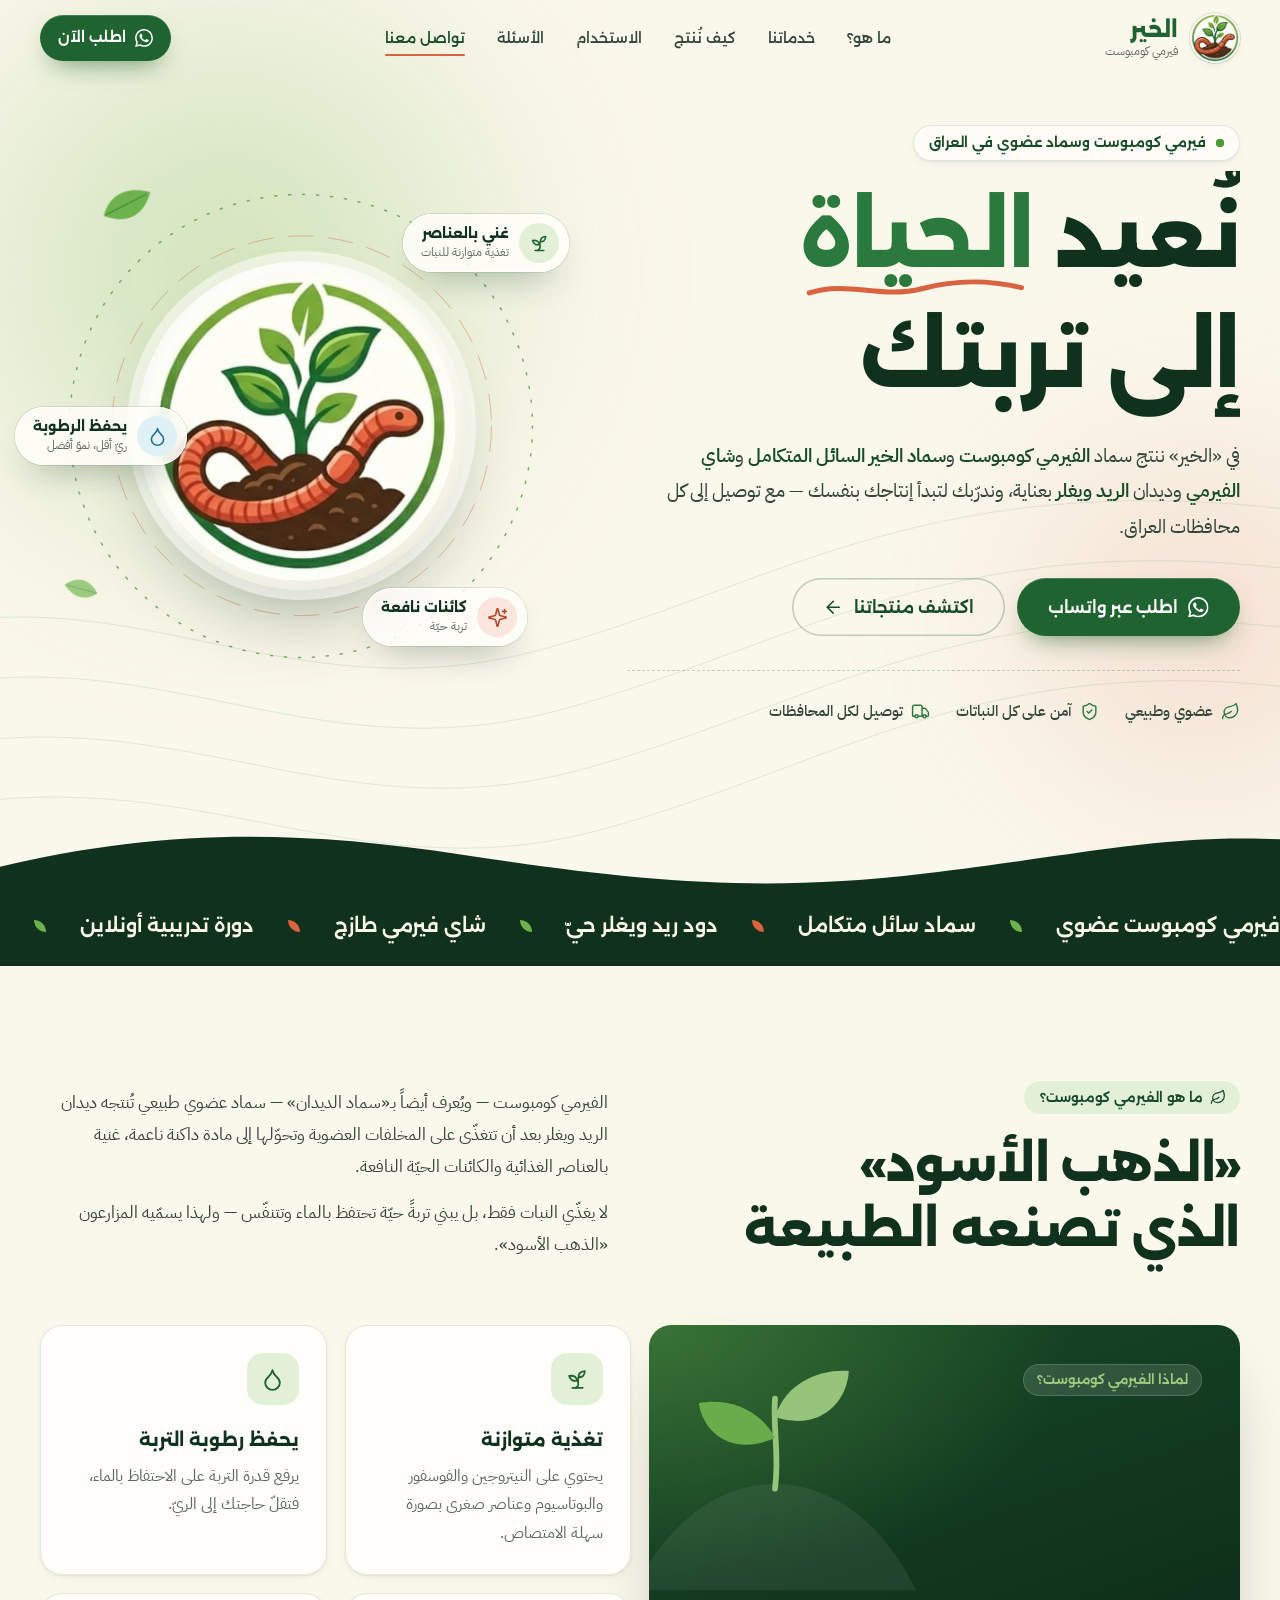
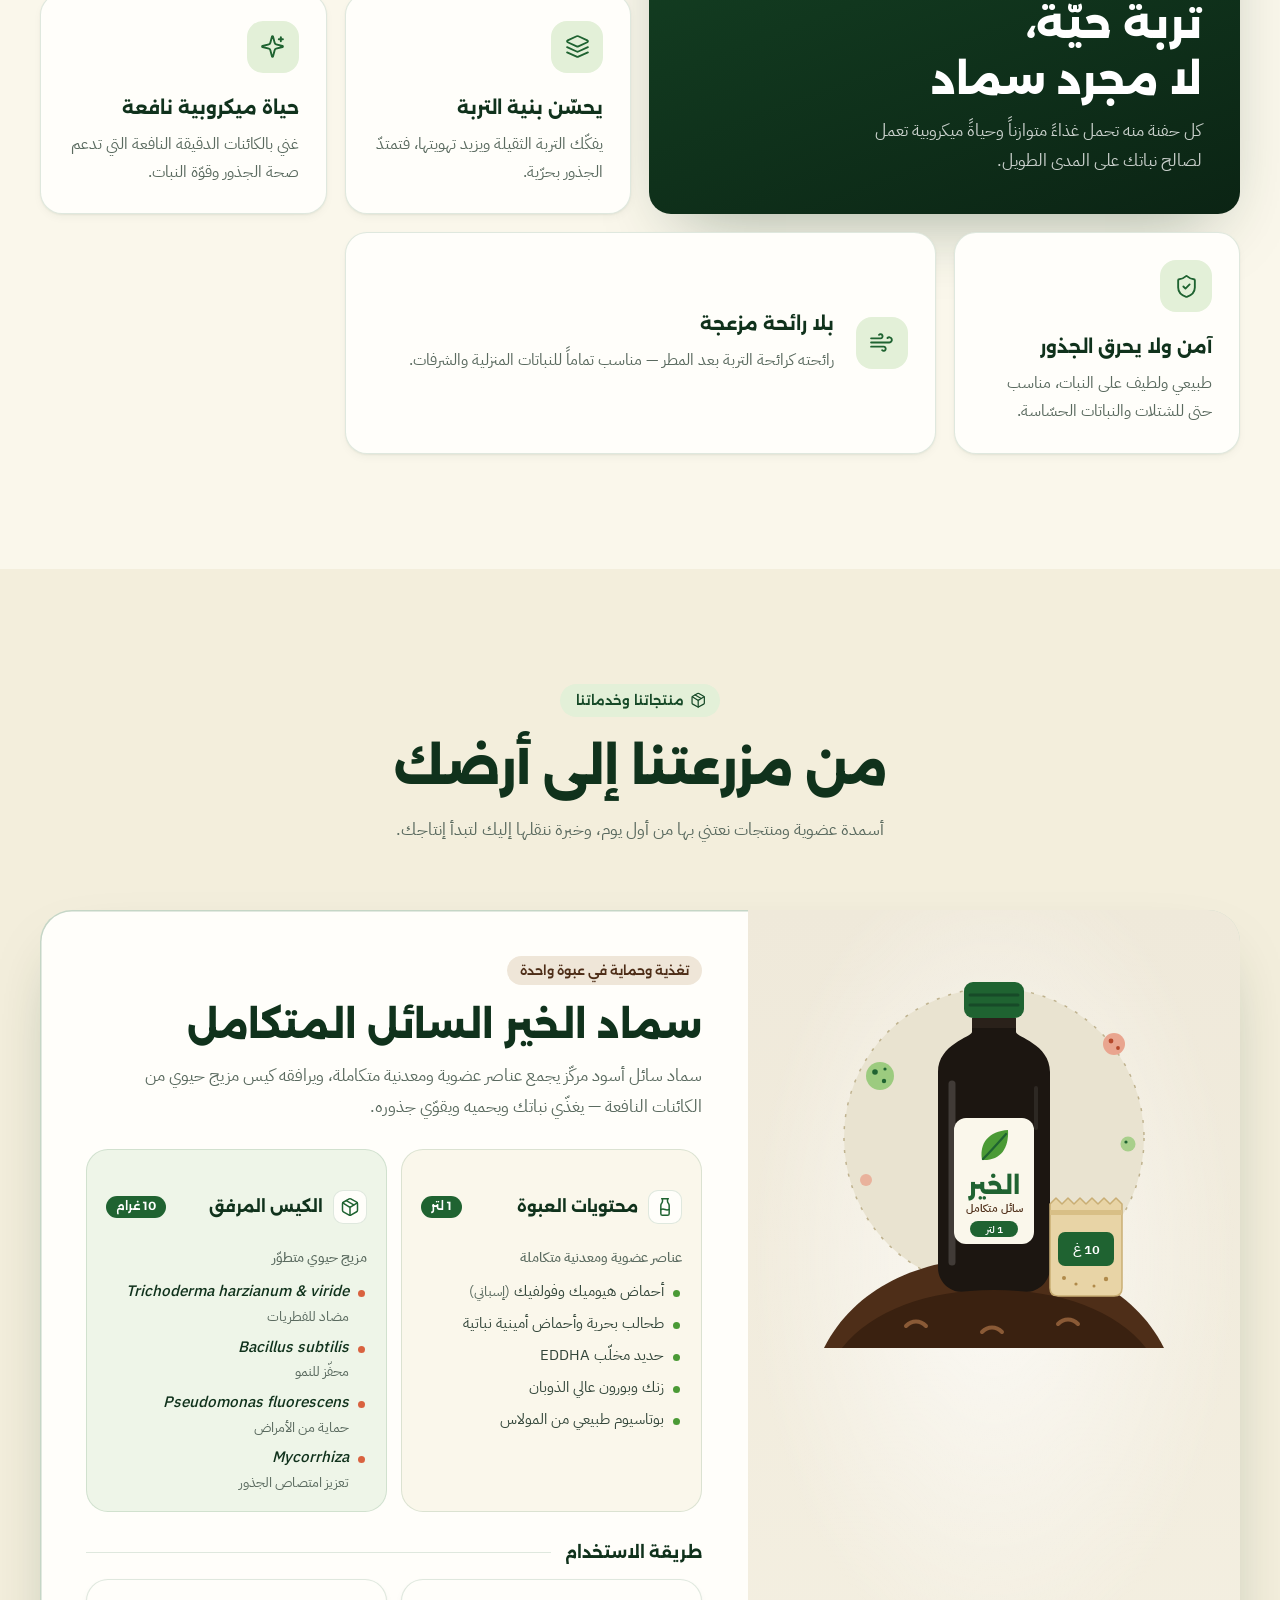
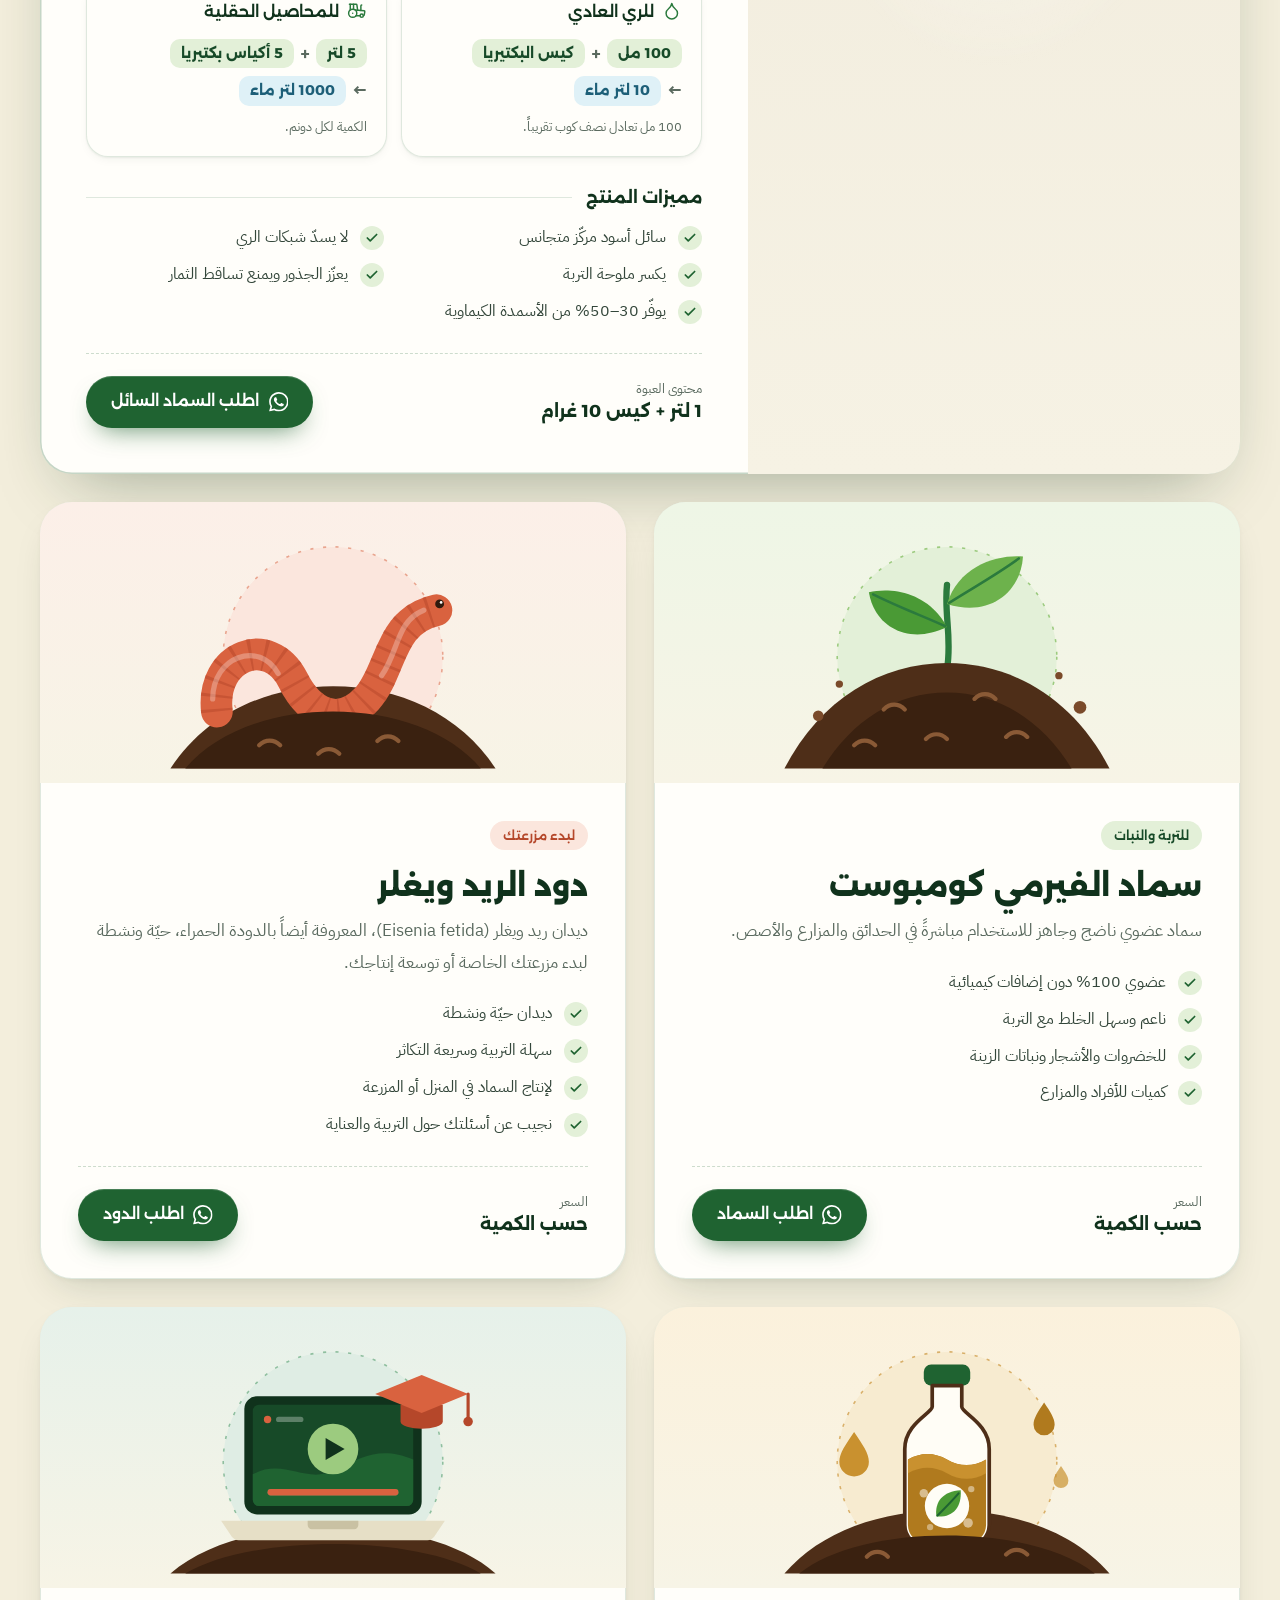
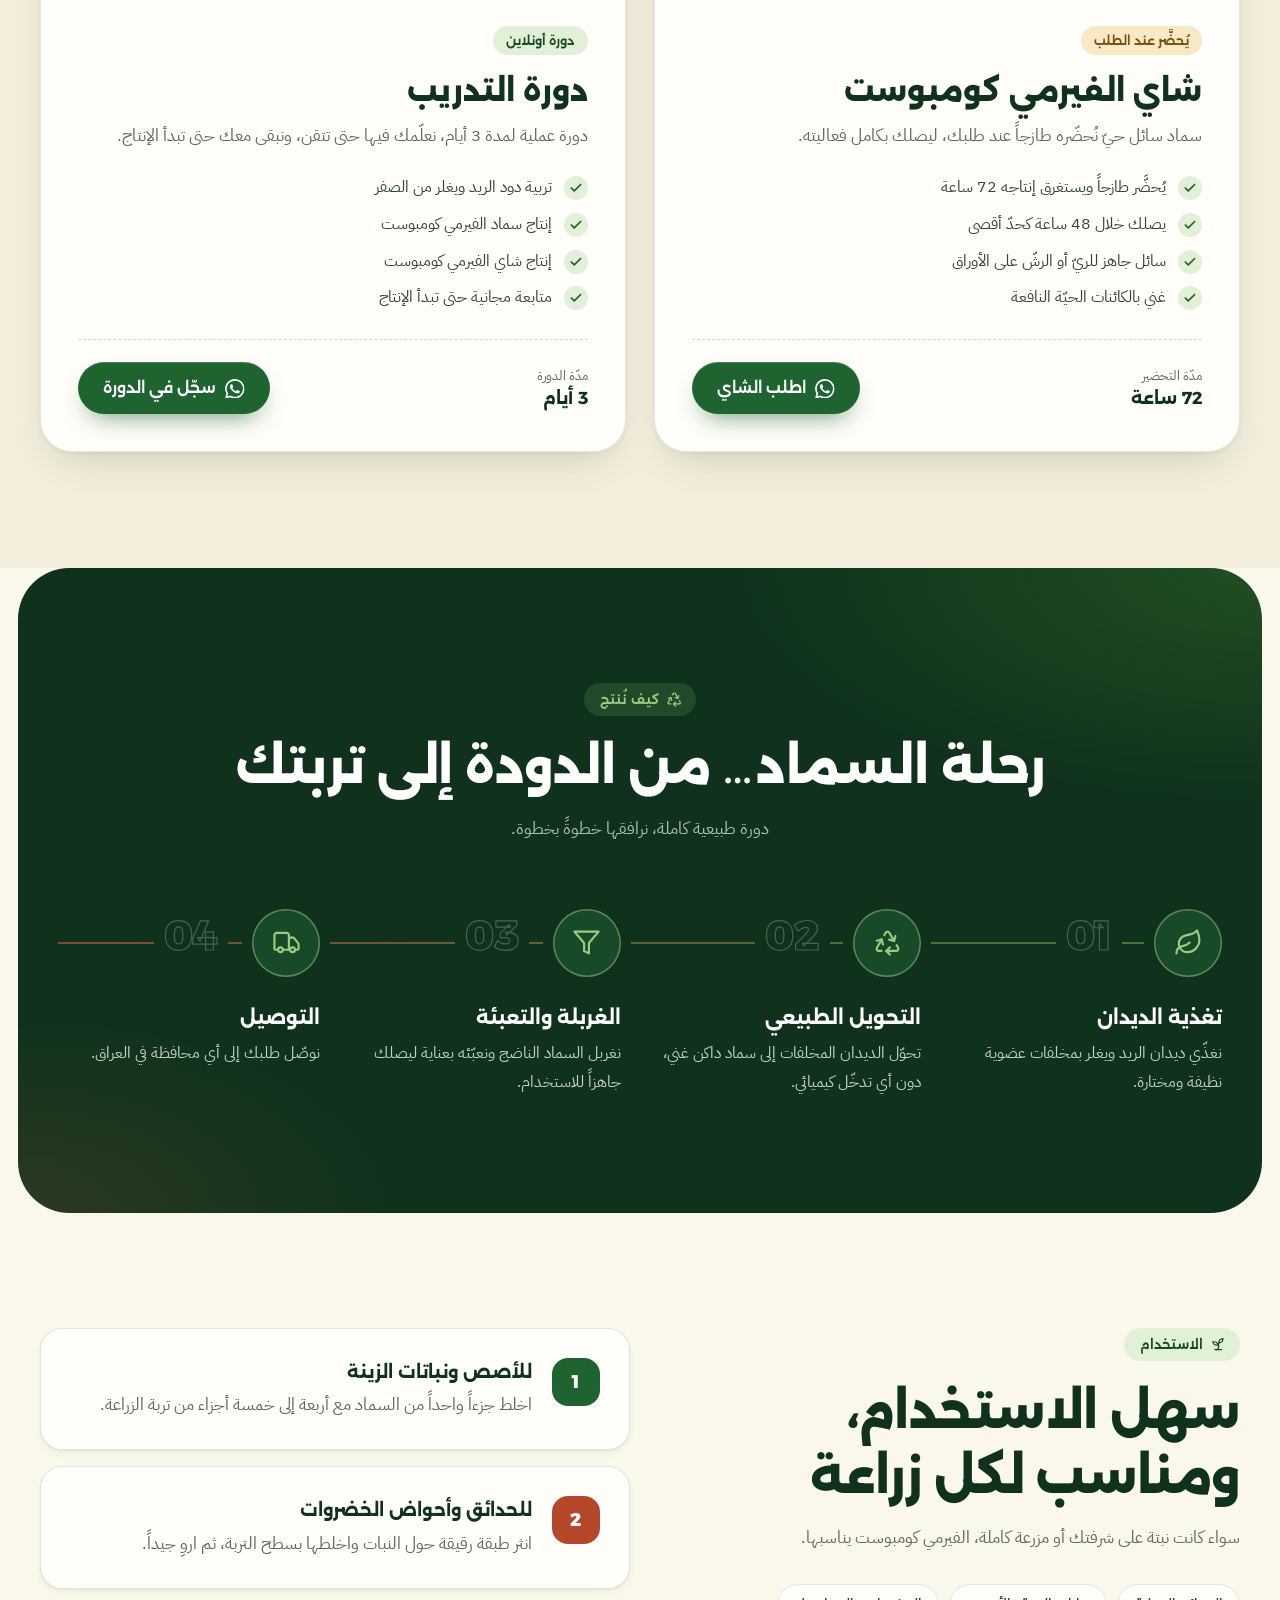
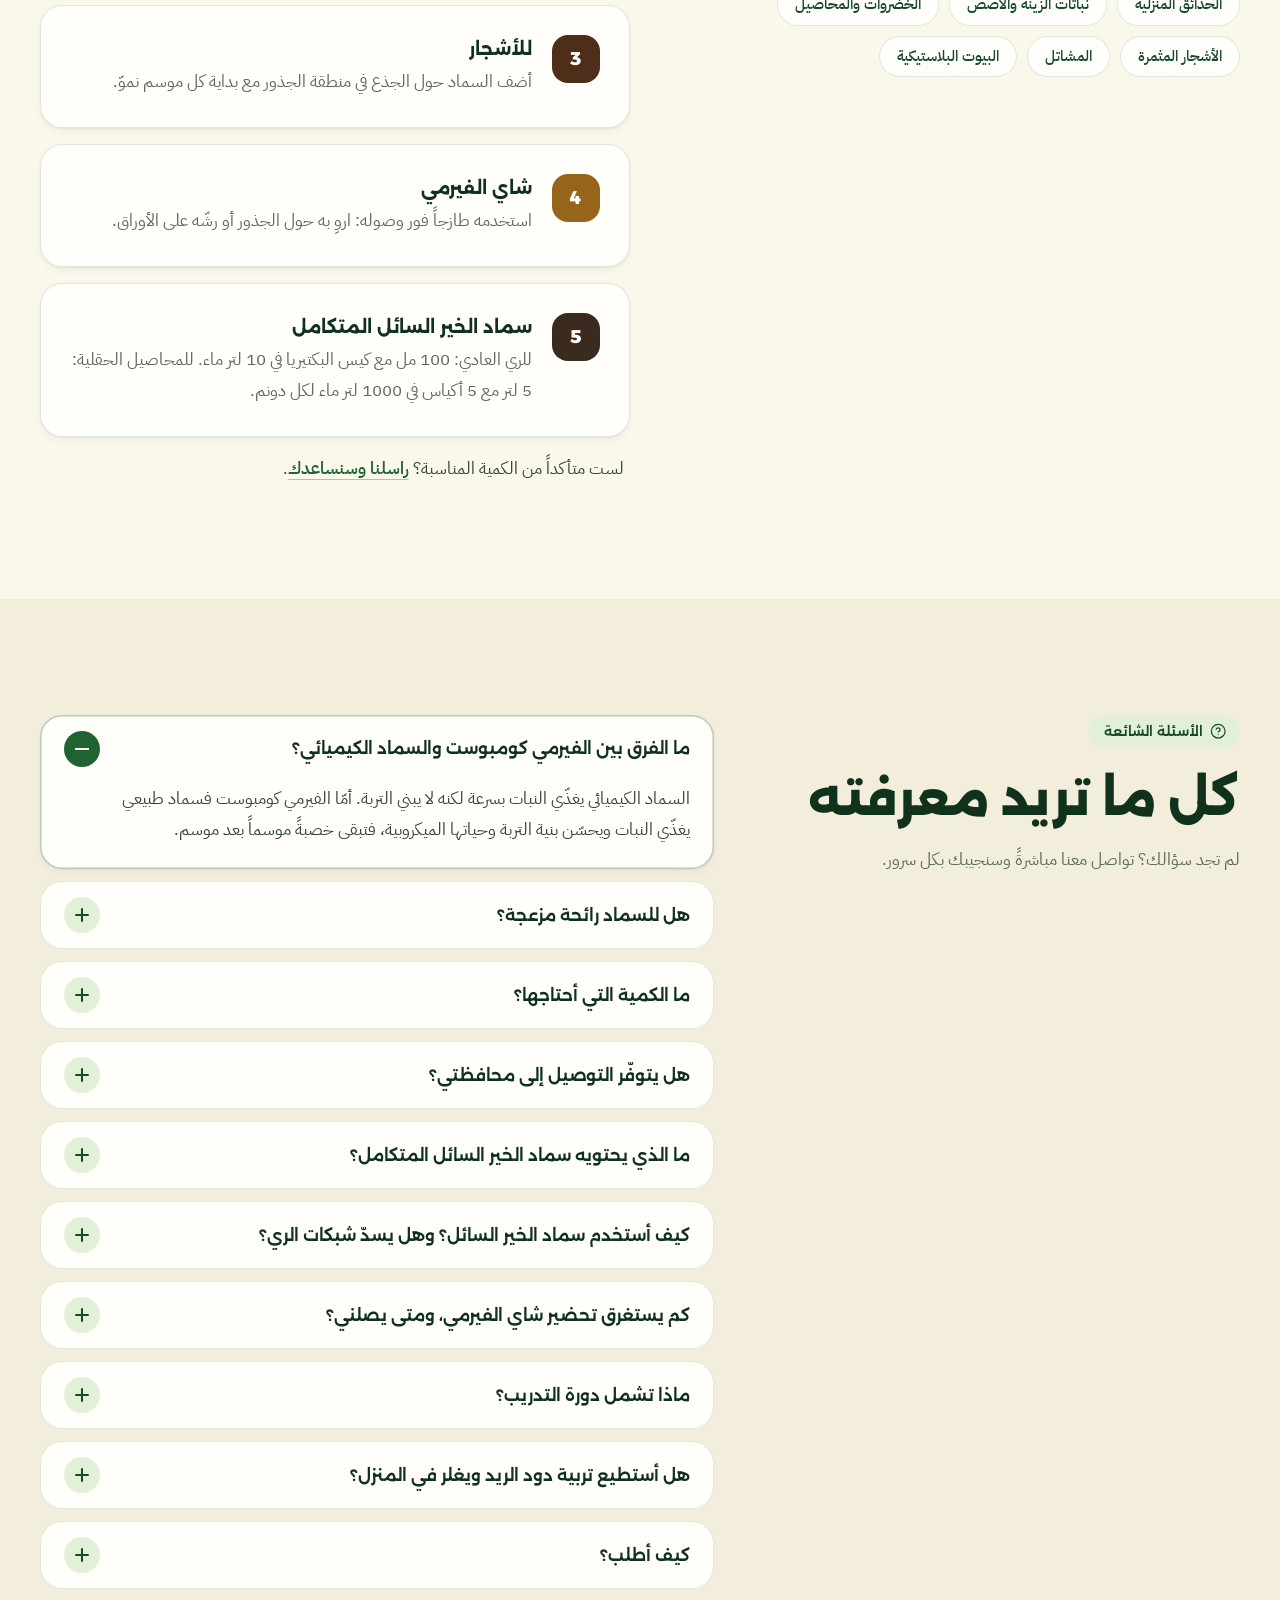
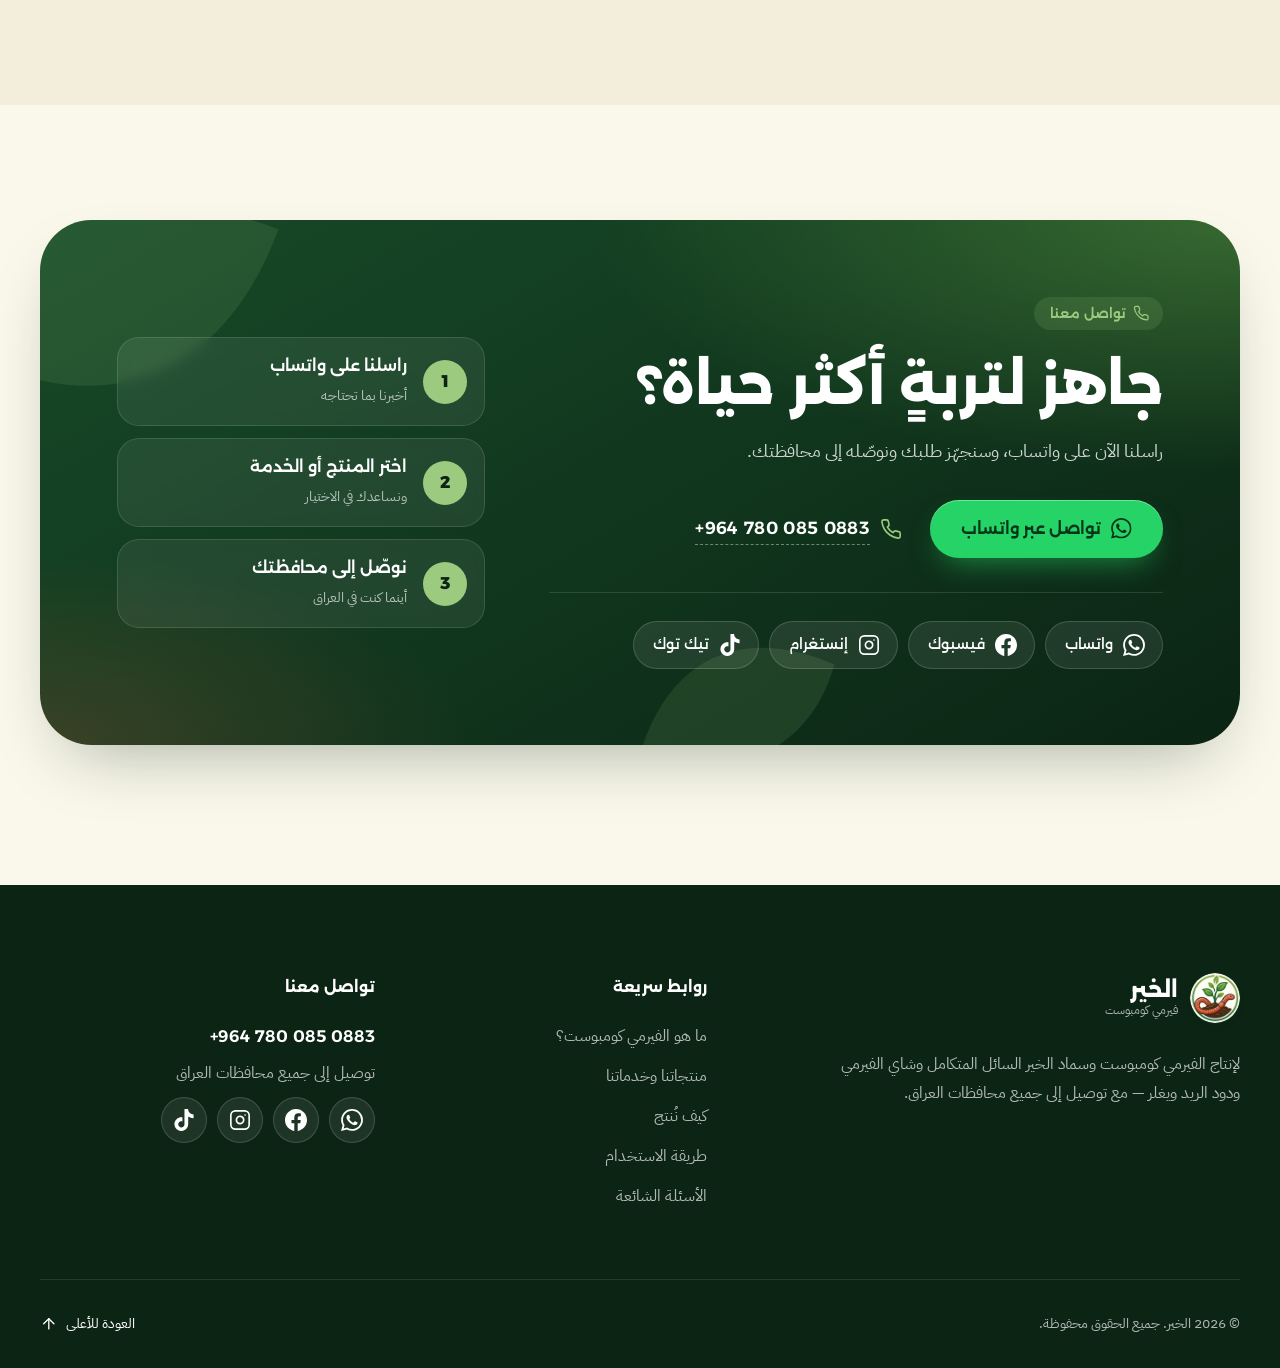
<file: index.html>
<!DOCTYPE html>
<html lang="ar" dir="rtl">
<head>
  <meta charset="utf-8">
  <meta name="viewport" content="width=device-width, initial-scale=1, viewport-fit=cover">

  <!-- Google tag (Google Analytics: G-3C6T658SYG) -->
  <script async src="https://www.googletagmanager.com/gtm.js?id=GTM-52P4P2QH"></script>
  <script>
    window.dataLayer = window.dataLayer || [];
    function gtag(){dataLayer.push(arguments);}
    gtag('js', new Date());
  </script>

  <title>الخير | فيرمي كومبوست وسماد سائل عضوي ودود ريد ويغلر في العراق</title>
  <meta name="description" content="الخير: فيرمي كومبوست عضوي، سماد الخير السائل المتكامل، شاي فيرمي طازج، ديدان ريد ويغلر حيّة ودورة تدريبية أونلاين. توصيل لكل محافظات العراق.">
  <meta name="keywords" content="فيرمي كومبوست, سماد الديدان, سماد عضوي, سماد سائل, سماد الخير السائل المتكامل, أحماض هيوميك وفولفيك, شاي الفيرمي كومبوست, دود الريد ويغلر, الدودة الحمراء, دورة تربية الدود, العراق, الخير">
  <meta name="robots" content="index, follow, max-image-preview:large, max-snippet:-1">
  <link rel="canonical" href="https://alkhair.ahiq90.dev/">
  <meta name="theme-color" content="#FAF7EB">
  <meta name="color-scheme" content="light">

  <meta property="og:type" content="website">
  <meta property="og:locale" content="ar_IQ">
  <meta property="og:site_name" content="الخير">
  <meta property="og:title" content="الخير | فيرمي كومبوست وسماد سائل عضوي ودود ريد ويغلر">
  <meta property="og:description" content="فيرمي كومبوست عضوي، سماد الخير السائل المتكامل، شاي فيرمي طازج، ديدان ريد ويغلر حيّة، ودورة تدريبية أونلاين. توصيل إلى جميع محافظات العراق.">
  <meta property="og:url" content="https://alkhair.ahiq90.dev/">
  <meta property="og:image" content="https://alkhair.ahiq90.dev/assets/img/og-cover.jpg">
  <meta property="og:image:type" content="image/jpeg">
  <meta property="og:image:width" content="1200">
  <meta property="og:image:height" content="630">
  <meta property="og:image:alt" content="الخير — فيرمي كومبوست، سماد سائل، دود ريد ويغلر، شاي فيرمي ودورة تدريبية">
  <meta name="twitter:card" content="summary_large_image">
  <meta name="twitter:title" content="الخير | فيرمي كومبوست وسماد سائل عضوي ودود ريد ويغلر">
  <meta name="twitter:description" content="منتجات عضوية لتربة أخصب ونباتات أقوى، مع توصيل إلى جميع محافظات العراق.">
  <meta name="twitter:image" content="https://alkhair.ahiq90.dev/assets/img/og-cover.jpg">

  <link rel="icon" href="favicon.ico" sizes="48x48">
  <link rel="icon" type="image/png" sizes="192x192" href="assets/img/icon-192.png">
  <link rel="icon" type="image/png" sizes="64x64" href="assets/img/favicon-64.png">
  <link rel="apple-touch-icon" href="assets/img/apple-touch-icon.png">
  <link rel="manifest" href="site.webmanifest">

  <link rel="preconnect" href="https://fonts.googleapis.com">
  <link rel="preconnect" href="https://fonts.gstatic.com" crossorigin>
  <link rel="preload" as="image" type="image/webp" href="assets/img/logo-mark-280.webp">
  <link rel="stylesheet" href="https://fonts.googleapis.com/css2?family=Alexandria:wght@400..800&family=IBM+Plex+Sans+Arabic:wght@400;500;600&display=swap">
  <link rel="stylesheet" href="assets/css/style.css">

  <script>
    (function (d, n) {
      var c = d.documentElement.classList;
      c.add('js');
      // visitors arriving from a search engine, and crawlers, go straight to the content
      var fromSearch = /^https?:\/\/([^\/]+\.)?(google|bing|yahoo|duckduckgo|yandex|baidu|ecosia|brave)\./i.test(d.referrer);
      var bot = /bot|crawl|spider|slurp|lighthouse|headless|inspectiontool/i.test(n.userAgent);
      if (fromSearch || bot) c.add('no-intro');
      try {
        if (sessionStorage.getItem('alkhair-intro') || matchMedia('(prefers-reduced-motion: reduce)').matches) c.add('no-intro');
      } catch (e) {}
    })(document, navigator);
  </script>

  <script type="application/ld+json">
  {
    "@context": "https://schema.org",
    "@graph": [
      {
        "@type": "Organization",
        "@id": "https://alkhair.ahiq90.dev/#org",
        "name": "الخير",
        "alternateName": [
          "الخير لإنتاج الفيرمي كومبوست ودود الريد ويغلر",
          "Al-Khair Vermicompost"
        ],
        "description": "إنتاج سماد الفيرمي كومبوست العضوي وسماد الخير السائل المتكامل وشاي الفيرمي ودود الريد ويغلر، مع دورة تدريبية أونلاين وتوصيل إلى جميع محافظات العراق.",
        "url": "https://alkhair.ahiq90.dev/",
        "logo": {
          "@type": "ImageObject",
          "url": "https://alkhair.ahiq90.dev/assets/img/icon-512.png",
          "width": 512,
          "height": 512
        },
        "image": "https://alkhair.ahiq90.dev/assets/img/og-cover.jpg",
        "telephone": "+9647800850883",
        "areaServed": {
          "@type": "Country",
          "name": "العراق"
        },
        "contactPoint": {
          "@type": "ContactPoint",
          "telephone": "+9647800850883",
          "contactType": "sales",
          "areaServed": "IQ",
          "availableLanguage": [
            "ar"
          ]
        },
        "sameAs": [
          "https://www.facebook.com/share/1PhWu9mZwm/",
          "https://www.instagram.com/vermek929",
          "https://www.tiktok.com/@vir.me"
        ],
        "hasOfferCatalog": {
          "@type": "OfferCatalog",
          "name": "منتجات وخدمات الخير",
          "itemListElement": [
            {
              "@type": "Offer",
              "itemOffered": {
                "@type": "Service",
                "name": "سماد الخير السائل المتكامل",
                "description": "سماد سائل أسود مركّز (1 لتر) بعناصر عضوية ومعدنية: أحماض هيوميك وفولفيك، طحالب بحرية وأحماض أمينية، حديد مخلّب EDDHA، زنك وبورون، وبوتاسيوم من المولاس، مع كيس 10 غرام من البكتيريا والفطريات النافعة."
              }
            },
            {
              "@type": "Offer",
              "itemOffered": {
                "@type": "Service",
                "name": "سماد الفيرمي كومبوست",
                "description": "سماد الديدان العضوي الناضج، جاهز للاستخدام في الحدائق والمزارع والأصص."
              }
            },
            {
              "@type": "Offer",
              "itemOffered": {
                "@type": "Service",
                "name": "دود الريد ويغلر",
                "description": "ديدان ريد ويغلر (Eisenia fetida) حيّة لبدء مزرعة دود أو توسعة الإنتاج."
              }
            },
            {
              "@type": "Offer",
              "itemOffered": {
                "@type": "Service",
                "name": "شاي الفيرمي كومبوست",
                "description": "سماد سائل حيّ يُحضَّر طازجاً عند الطلب خلال 72 ساعة ويُوصَّل خلال 48 ساعة كحدّ أقصى."
              }
            },
            {
              "@type": "Offer",
              "itemOffered": {
                "@type": "Service",
                "name": "دورة تدريبية أونلاين",
                "description": "دورة لمدة 3 أيام في تربية دود الريد ويغلر وإنتاج الفيرمي كومبوست وشاي الفيرمي، مع متابعة مجانية حتى بدء الإنتاج."
              }
            }
          ]
        }
      },
      {
        "@type": "WebSite",
        "@id": "https://alkhair.ahiq90.dev/#website",
        "url": "https://alkhair.ahiq90.dev/",
        "name": "الخير",
        "alternateName": "الخير — فيرمي كومبوست",
        "inLanguage": "ar",
        "publisher": {
          "@id": "https://alkhair.ahiq90.dev/#org"
        }
      },
      {
        "@type": "WebPage",
        "@id": "https://alkhair.ahiq90.dev/#webpage",
        "url": "https://alkhair.ahiq90.dev/",
        "name": "الخير | فيرمي كومبوست وسماد سائل عضوي ودود ريد ويغلر في العراق",
        "description": "الخير: فيرمي كومبوست عضوي، سماد الخير السائل المتكامل، شاي فيرمي طازج، ديدان ريد ويغلر حيّة ودورة تدريبية أونلاين. توصيل لكل محافظات العراق.",
        "inLanguage": "ar",
        "isPartOf": {
          "@id": "https://alkhair.ahiq90.dev/#website"
        },
        "about": {
          "@id": "https://alkhair.ahiq90.dev/#org"
        },
        "primaryImageOfPage": {
          "@type": "ImageObject",
          "url": "https://alkhair.ahiq90.dev/assets/img/og-cover.jpg",
          "width": 1200,
          "height": 630
        }
      },
      {
        "@type": "FAQPage",
        "@id": "https://alkhair.ahiq90.dev/#faq",
        "inLanguage": "ar",
        "mainEntity": [
          {
            "@type": "Question",
            "name": "ما الفرق بين الفيرمي كومبوست والسماد الكيميائي؟",
            "acceptedAnswer": {
              "@type": "Answer",
              "text": "السماد الكيميائي يغذّي النبات بسرعة لكنه لا يبني التربة. أمّا الفيرمي كومبوست فسماد طبيعي يغذّي النبات ويحسّن بنية التربة وحياتها الميكروبية، فتبقى خصبةً موسماً بعد موسم."
            }
          },
          {
            "@type": "Question",
            "name": "هل للسماد رائحة مزعجة؟",
            "acceptedAnswer": {
              "@type": "Answer",
              "text": "لا. الفيرمي كومبوست الناضج رائحته تشبه رائحة التربة الرطبة، ولذلك يصلح حتى للنباتات داخل المنزل."
            }
          },
          {
            "@type": "Question",
            "name": "ما الكمية التي أحتاجها؟",
            "acceptedAnswer": {
              "@type": "Answer",
              "text": "تعتمد الكمية على المساحة ونوع الزراعة. راسلنا عبر واتساب وأخبرنا عن زراعتك، وسنساعدك في تحديد الكمية المناسبة."
            }
          },
          {
            "@type": "Question",
            "name": "هل يتوفّر التوصيل إلى محافظتي؟",
            "acceptedAnswer": {
              "@type": "Answer",
              "text": "نعم، نوصّل إلى جميع محافظات العراق."
            }
          },
          {
            "@type": "Question",
            "name": "ما الذي يحتويه سماد الخير السائل المتكامل؟",
            "acceptedAnswer": {
              "@type": "Answer",
              "text": "عبوة 1 لتر تحتوي على أحماض هيوميك وفولفيك (إسباني)، وطحالب بحرية وأحماض أمينية نباتية، وحديد مخلّب EDDHA، وزنك وبورون عالي الذوبان، وبوتاسيوم طبيعي من المولاس. ويرافقها كيس 10 غرام من مزيج حيوي يضم Trichoderma harzianum وviride وBacillus subtilis وPseudomonas fluorescens وMycorrhiza."
            }
          },
          {
            "@type": "Question",
            "name": "كيف أستخدم سماد الخير السائل؟ وهل يسدّ شبكات الري؟",
            "acceptedAnswer": {
              "@type": "Answer",
              "text": "للري العادي: خفّف 100 مل (نصف كوب) مع كيس البكتيريا في 10 لتر ماء. وللمحاصيل الحقلية: خفّف 5 لتر مع 5 أكياس بكتيريا في 1000 لتر ماء لكل دونم. السماد سائل متجانس ولا يسدّ شبكات الري."
            }
          },
          {
            "@type": "Question",
            "name": "كم يستغرق تحضير شاي الفيرمي، ومتى يصلني؟",
            "acceptedAnswer": {
              "@type": "Answer",
              "text": "نُحضّر شاي الفيرمي طازجاً عند الطلب ويستغرق إنتاجه 72 ساعة، ثم نوصّله إليك خلال 48 ساعة كحدّ أقصى ليصلك طازجاً."
            }
          },
          {
            "@type": "Question",
            "name": "ماذا تشمل دورة التدريب؟",
            "acceptedAnswer": {
              "@type": "Answer",
              "text": "دورة أونلاين لمدة 3 أيام تتعلّم فيها تربية دود الريد ويغلر وإنتاج سماد الفيرمي كومبوست وشاي الفيرمي، والمتابعة بعدها مجانية حتى تبدأ الإنتاج. للتسجيل والتفاصيل راسلنا عبر واتساب."
            }
          },
          {
            "@type": "Question",
            "name": "هل أستطيع تربية دود الريد ويغلر في المنزل؟",
            "acceptedAnswer": {
              "@type": "Answer",
              "text": "نعم. ديدان الريد ويغلر سهلة التربية، وتحتاج إلى مكان مظلّل ورطوبة معتدلة وغذاء عضوي. تواصل معنا وسنجيب عن أسئلتك."
            }
          },
          {
            "@type": "Question",
            "name": "كيف أطلب؟",
            "acceptedAnswer": {
              "@type": "Answer",
              "text": "راسلنا عبر واتساب، حدّد المنتج والكمية ومحافظتك، ونتّفق معك على تفاصيل التوصيل."
            }
          }
        ]
      }
    ]
  }
  </script>
</head>

<body>
  <a class="skip-link" href="#main">تخطَّ إلى المحتوى</a>

  <!-- ============ Intro ============ -->
  <div class="intro" id="intro" aria-hidden="true">
    <div class="intro__layer intro__layer--back"></div>
    <div class="intro__layer intro__layer--front">
      <div class="intro__inner">
        <div class="intro__emblem">
          <svg class="intro__ring" viewBox="0 0 200 200" fill="none">
            <circle cx="100" cy="100" r="96" pathLength="100"/>
          </svg>
          <img src="assets/img/logo-mark-280.webp" width="280" height="280" alt="" decoding="sync">
        </div>
        <p class="intro__name"><span>الخير</span></p>
        <p class="intro__tag">سماد · سائل · دود · شاي · تدريب</p>
      </div>
    </div>

    <div class="intro__panels">
      <div class="intro__panel" style="--p:0; --c:#174a28">
        <span class="intro__num">01</span>
        <span class="intro__icon">
          <svg viewBox="0 0 24 24" fill="none"><path pathLength="1" d="M7 20h10"/><path pathLength="1" d="M10 20c5.5-2.5.8-6.4 3-10"/><path pathLength="1" d="M9.5 9.4c1.1.8 1.8 2.2 2.3 3.7-2 .4-3.5.4-4.8-.3-1.2-.6-2.3-1.9-3-4.2 2.8-.5 4.4 0 5.5.8z"/><path pathLength="1" d="M14.1 6a7 7 0 0 0-1.1 4c1.9-.1 3.3-.6 4.3-1.4 1-1 1.6-2.3 1.7-4.6-2.7.1-4 1-4.9 2z"/></svg>
        </span>
        <span class="intro__label"><b><span>السماد</span></b><small>فيرمي كومبوست عضوي</small></span>
      </div>
      <div class="intro__panel" style="--p:1; --c:#3b2a1e">
        <span class="intro__num">02</span>
        <span class="intro__icon">
          <svg viewBox="0 0 24 24" fill="none"><path pathLength="1" d="M8 2h8"/><path pathLength="1" d="M9 2v2.789a4 4 0 0 1-.672 2.219l-.656.984A4 4 0 0 0 7 10.212V20a2 2 0 0 0 2 2h6a2 2 0 0 0 2-2v-9.789a4 4 0 0 0-.672-2.219l-.656-.984A4 4 0 0 1 15 4.788V2"/><path pathLength="1" d="M7 15a6.472 6.472 0 0 1 5 0 6.47 6.47 0 0 0 5 0"/></svg>
        </span>
        <span class="intro__label"><b><span>السائل</span></b><small>سماد الخير المتكامل</small></span>
      </div>
      <div class="intro__panel" style="--p:2; --c:#b5472a">
        <span class="intro__num">03</span>
        <span class="intro__icon">
          <svg viewBox="0 0 24 24" fill="none"><path pathLength="1" stroke-width="3.4" d="M4 16.2c0-5.4 4.8-6.4 6.8-2 1.5 3.4 5 3.1 5.6-.5.5-3 1.1-4.6 3.2-5.5"/><path pathLength="1" d="M2.5 20.8h19"/><circle class="intro__eye" cx="19.3" cy="8.3" r=".75"/></svg>
        </span>
        <span class="intro__label"><b><span>الدود</span></b><small>ريد ويغلر حيّ</small></span>
      </div>
      <div class="intro__panel" style="--p:3; --c:#96651a">
        <span class="intro__num">04</span>
        <span class="intro__icon">
          <svg viewBox="0 0 24 24" fill="none"><path pathLength="1" d="M7 16.3c2.2 0 4-1.83 4-4.05 0-1.16-.57-2.26-1.71-3.19S7.29 6.75 7 5.3c-.29 1.45-1.14 2.84-2.29 3.76S3 11.1 3 12.25c0 2.22 1.8 4.05 4 4.05z"/><path pathLength="1" d="M12.56 6.6A10.97 10.97 0 0 0 14 3.02c.5 2.5 2 4.9 4 6.5s3 3.5 3 5.5a6.98 6.98 0 0 1-11.91 4.97"/></svg>
        </span>
        <span class="intro__label"><b><span>الشاي</span></b><small>فيرمي سائل طازج</small></span>
      </div>
      <div class="intro__panel" style="--p:4; --c:#0b2414">
        <span class="intro__num">05</span>
        <span class="intro__icon">
          <svg viewBox="0 0 24 24" fill="none"><path pathLength="1" d="M21.42 10.922a1 1 0 0 0-.019-1.838L12.83 5.18a2 2 0 0 0-1.66 0L2.6 9.08a1 1 0 0 0 0 1.832l8.57 3.908a2 2 0 0 0 1.66 0z"/><path pathLength="1" d="M22 10v6"/><path pathLength="1" d="M6 12.5V16a6 3 0 0 0 12 0v-3.5"/></svg>
        </span>
        <span class="intro__label"><b><span>التدريب</span></b><small>دورة أونلاين</small></span>
      </div>
      <span class="intro__bar"><i></i></span>
    </div>
  </div>

  <div class="progress" aria-hidden="true"></div>

  <!-- ============ Header ============ -->
  <header class="nav" id="nav">
    <div class="container nav__row">
      <a class="brand" href="#top" aria-label="الخير — الصفحة الرئيسية">
        <img src="assets/img/logo-mark-112.webp" width="112" height="112" alt="">
        <span class="brand__text">
          <strong>الخير</strong>
          <small>فيرمي كومبوست</small>
        </span>
      </a>

      <nav class="nav__links" id="menu" aria-label="التنقل الرئيسي">
        <a href="#about">ما هو؟</a>
        <a href="#products">خدماتنا</a>
        <a href="#process">كيف نُنتج</a>
        <a href="#usage">الاستخدام</a>
        <a href="#faq">الأسئلة</a>
        <a href="#contact">تواصل معنا</a>
      </nav>

      <div class="nav__actions">
        <a class="btn btn--primary btn--sm nav__cta" href="https://wa.me/9647800850883" data-wa="مرحباً، أرغب بالاستفسار عن منتجات الخير." target="_blank" rel="noopener">
          <svg class="ico ico--fill" viewBox="0 0 24 24" aria-hidden="true"><use href="#i-whatsapp"/></svg>
          اطلب الآن
        </a>
        <button class="nav__toggle" id="menuToggle" type="button" aria-controls="menu" aria-expanded="false" aria-label="فتح القائمة">
          <span></span><span></span><span></span>
        </button>
      </div>
    </div>
  </header>

  <main id="main">
    <!-- ============ Hero ============ -->
    <section class="hero" id="top">
      <div class="hero__bg" aria-hidden="true">
        <span class="glow glow--1"></span>
        <span class="glow glow--2"></span>
        <svg class="hero__lines" viewBox="0 0 1440 900" preserveAspectRatio="xMidYMid slice" fill="none">
          <path d="M-40 640C200 560 360 720 620 650s420-210 880-120"/>
          <path d="M-40 700C220 620 380 780 640 710s420-210 860-120"/>
          <path d="M-40 760C240 680 400 840 660 770s420-210 840-120"/>
          <path d="M-40 820C260 740 420 900 680 830s420-210 820-120"/>
        </svg>
      </div>

      <div class="container hero__grid">
        <div class="hero__copy">
          <h1 class="hero__title">
            <span class="eyebrow hero__in" style="--i:0">
              <span class="eyebrow__dot" aria-hidden="true"></span>
              فيرمي كومبوست وسماد عضوي في العراق
            </span>
            <span class="line"><span style="--i:1">نُعيد <em class="hl">الحياة
              <svg viewBox="0 0 220 24" preserveAspectRatio="none" aria-hidden="true"><path d="M4 16C40 4 72 22 110 12s70-8 106 2" pathLength="100"/></svg></em></span></span>
            <span class="line"><span style="--i:2">إلى تربتك</span></span>
          </h1>

          <p class="hero__lead hero__in" style="--i:4">
            في «الخير» ننتج سماد <strong>الفيرمي كومبوست</strong> و<strong>سماد الخير السائل المتكامل</strong> و<strong>شاي الفيرمي</strong>
            وديدان <strong>الريد ويغلر</strong> بعناية، وندرّبك لتبدأ إنتاجك بنفسك — مع توصيل إلى كل محافظات العراق.
          </p>

          <div class="hero__cta hero__in" style="--i:5">
            <a class="btn btn--primary btn--lg" href="https://wa.me/9647800850883" data-wa="مرحباً، أرغب بطلب من منتجات الخير." target="_blank" rel="noopener">
              <svg class="ico ico--fill" viewBox="0 0 24 24" aria-hidden="true"><use href="#i-whatsapp"/></svg>
              اطلب عبر واتساب
            </a>
            <a class="btn btn--ghost btn--lg" href="#products">
              اكتشف منتجاتنا
              <svg class="ico" viewBox="0 0 24 24" aria-hidden="true"><use href="#i-arrow"/></svg>
            </a>
          </div>

          <ul class="hero__points hero__in" style="--i:6">
            <li><svg class="ico" viewBox="0 0 24 24" aria-hidden="true"><use href="#i-leaf"/></svg>عضوي وطبيعي</li>
            <li><svg class="ico" viewBox="0 0 24 24" aria-hidden="true"><use href="#i-shield"/></svg>آمن على كل النباتات</li>
            <li><svg class="ico" viewBox="0 0 24 24" aria-hidden="true"><use href="#i-truck"/></svg>توصيل لكل المحافظات</li>
          </ul>
        </div>

        <div class="hero__art hero__in" style="--i:3">
          <div class="orb" id="orb">
            <svg class="orb__ring orb__ring--a" viewBox="0 0 400 400" fill="none" aria-hidden="true"><circle cx="200" cy="200" r="197"/></svg>
            <svg class="orb__ring orb__ring--b" viewBox="0 0 400 400" fill="none" aria-hidden="true"><circle cx="200" cy="200" r="197"/></svg>
            <span class="orb__disc" aria-hidden="true"></span>
            <img class="orb__logo" src="assets/img/logo-mark-560.webp" width="560" height="560" alt="شعار الخير: دودة ريد ويغلر ونبتة خضراء تنمو من التربة" fetchpriority="high" decoding="async">

            <span class="chip chip--1" data-depth="18" aria-hidden="true">
              <i><svg class="ico" viewBox="0 0 24 24"><use href="#i-sprout"/></svg></i>
              <b>غني بالعناصر<small>تغذية متوازنة للنبات</small></b>
            </span>
            <span class="chip chip--2" data-depth="28" aria-hidden="true">
              <i><svg class="ico" viewBox="0 0 24 24"><use href="#i-droplet"/></svg></i>
              <b>يحفظ الرطوبة<small>ريّ أقل، نموّ أفضل</small></b>
            </span>
            <span class="chip chip--3" data-depth="12" aria-hidden="true">
              <i><svg class="ico" viewBox="0 0 24 24"><use href="#i-sparkles"/></svg></i>
              <b>كائنات نافعة<small>تربة حيّة</small></b>
            </span>

            <svg class="leaf leaf--1" viewBox="0 0 60 60" aria-hidden="true"><path d="M6 54C4 28 20 8 54 6c2 30-14 50-48 48Z"/><path class="leaf__rib" d="M8 52C22 38 34 26 50 10"/></svg>
            <svg class="leaf leaf--2" viewBox="0 0 60 60" aria-hidden="true"><path d="M6 54C4 28 20 8 54 6c2 30-14 50-48 48Z"/><path class="leaf__rib" d="M8 52C22 38 34 26 50 10"/></svg>
          </div>
        </div>
      </div>

      <svg class="hero__wave" viewBox="0 0 1440 90" preserveAspectRatio="none" aria-hidden="true">
        <path d="M0 50c180-44 330-44 520-14s330 46 520 22 270-46 400-40v72H0Z"/>
      </svg>
    </section>

    <!-- ============ Marquee ============ -->
    <div class="ticker" aria-hidden="true">
      <div class="ticker__track">
        <div class="ticker__group">
          <span>فيرمي كومبوست عضوي</span><i></i>
          <span>سماد سائل متكامل</span><i></i>
          <span>دود ريد ويغلر حيّ</span><i></i>
          <span>شاي فيرمي طازج</span><i></i>
          <span>دورة تدريبية أونلاين</span><i></i>
          <span>توصيل لكل محافظات العراق</span><i></i>
          <span>نباتات أقوى</span><i></i>
        </div>
        <div class="ticker__group">
          <span>فيرمي كومبوست عضوي</span><i></i>
          <span>سماد سائل متكامل</span><i></i>
          <span>دود ريد ويغلر حيّ</span><i></i>
          <span>شاي فيرمي طازج</span><i></i>
          <span>دورة تدريبية أونلاين</span><i></i>
          <span>توصيل لكل محافظات العراق</span><i></i>
          <span>نباتات أقوى</span><i></i>
        </div>
      </div>
    </div>

    <!-- ============ About / Benefits ============ -->
    <section class="section" id="about">
      <div class="container">
        <div class="split">
          <div class="split__head reveal">
            <p class="kicker"><svg class="ico" viewBox="0 0 24 24" aria-hidden="true"><use href="#i-leaf"/></svg>ما هو الفيرمي كومبوست؟</p>
            <h2 class="h2">«الذهب الأسود» الذي تصنعه الطبيعة</h2>
          </div>
          <div class="split__body reveal" style="--d:1">
            <p>
              الفيرمي كومبوست — ويُعرف أيضاً بـ«سماد الديدان» — سماد عضوي طبيعي تُنتجه ديدان الريد ويغلر بعد أن تتغذّى
              على المخلفات العضوية وتحوّلها إلى مادة داكنة ناعمة، غنية بالعناصر الغذائية والكائنات الحيّة النافعة.
            </p>
            <p>
              لا يغذّي النبات فقط، بل يبني تربةً حيّة تحتفظ بالماء وتتنفّس — ولهذا يسمّيه المزارعون «الذهب الأسود».
            </p>
          </div>
        </div>

        <div class="bento">
          <article class="card card--feature reveal">
            <span class="card__badge">لماذا الفيرمي كومبوست؟</span>
            <h3>تربة حيّة،<br>لا مجرد سماد</h3>
            <p>كل حفنة منه تحمل غذاءً متوازناً وحياةً ميكروبية تعمل لصالح نباتك على المدى الطويل.</p>
            <svg class="card__art" viewBox="0 0 260 200" fill="none" aria-hidden="true">
              <path d="M8 196c30-62 76-92 122-92s92 30 122 92Z" fill="#fff" fill-opacity=".07"/>
              <path d="M130 108c4-30-2-52 0-78" stroke="#9CCB7F" stroke-width="5" stroke-linecap="round"/>
              <path d="M130 64c-16-30-48-34-66-30 4 28 32 46 66 30Z" fill="#6DB24C"/>
              <path d="M130 46c10-32 42-42 64-40-2 30-28 52-64 40Z" fill="#9CCB7F"/>
            </svg>
          </article>

          <article class="card reveal" style="--d:1">
            <span class="card__icon"><svg class="ico" viewBox="0 0 24 24" aria-hidden="true"><use href="#i-sprout"/></svg></span>
            <h3>تغذية متوازنة</h3>
            <p>يحتوي على النيتروجين والفوسفور والبوتاسيوم وعناصر صغرى بصورة سهلة الامتصاص.</p>
          </article>

          <article class="card reveal" style="--d:2">
            <span class="card__icon"><svg class="ico" viewBox="0 0 24 24" aria-hidden="true"><use href="#i-droplet"/></svg></span>
            <h3>يحفظ رطوبة التربة</h3>
            <p>يرفع قدرة التربة على الاحتفاظ بالماء، فتقلّ حاجتك إلى الريّ.</p>
          </article>

          <article class="card reveal" style="--d:1">
            <span class="card__icon"><svg class="ico" viewBox="0 0 24 24" aria-hidden="true"><use href="#i-layers"/></svg></span>
            <h3>يحسّن بنية التربة</h3>
            <p>يفكّك التربة الثقيلة ويزيد تهويتها، فتمتدّ الجذور بحرّية.</p>
          </article>

          <article class="card reveal" style="--d:2">
            <span class="card__icon"><svg class="ico" viewBox="0 0 24 24" aria-hidden="true"><use href="#i-sparkles"/></svg></span>
            <h3>حياة ميكروبية نافعة</h3>
            <p>غني بالكائنات الدقيقة النافعة التي تدعم صحة الجذور وقوّة النبات.</p>
          </article>

          <article class="card reveal" style="--d:3">
            <span class="card__icon"><svg class="ico" viewBox="0 0 24 24" aria-hidden="true"><use href="#i-shield"/></svg></span>
            <h3>آمن ولا يحرق الجذور</h3>
            <p>طبيعي ولطيف على النبات، مناسب حتى للشتلات والنباتات الحسّاسة.</p>
          </article>

          <article class="card card--wide reveal" style="--d:2">
            <span class="card__icon"><svg class="ico" viewBox="0 0 24 24" aria-hidden="true"><use href="#i-wind"/></svg></span>
            <div>
              <h3>بلا رائحة مزعجة</h3>
              <p>رائحته كرائحة التربة بعد المطر — مناسب تماماً للنباتات المنزلية والشرفات.</p>
            </div>
          </article>
        </div>
      </div>
    </section>

    <!-- ============ Products ============ -->
    <section class="section section--tint" id="products">
      <div class="container">
        <div class="section__head reveal">
          <p class="kicker"><svg class="ico" viewBox="0 0 24 24" aria-hidden="true"><use href="#i-package"/></svg>منتجاتنا وخدماتنا</p>
          <h2 class="h2">من مزرعتنا إلى أرضك</h2>
          <p class="section__sub">أسمدة عضوية ومنتجات نعتني بها من أول يوم، وخبرة ننقلها إليك لتبدأ إنتاجك.</p>
        </div>

        <div class="products">
          <article class="product product--featured reveal" id="liquid">
            <div class="product__art product__art--liquid" aria-hidden="true">
              <svg viewBox="0 0 360 400" fill="none">
                <circle cx="180" cy="190" r="150" fill="#E9E3D0"/>
                <circle cx="180" cy="190" r="150" stroke="#BFB28E" stroke-width="1.5" stroke-dasharray="3 9"/>
                <g class="microbes">
                  <g><circle cx="66" cy="128" r="14" fill="#9CCB7F"/><circle cx="61" cy="124" r="2.8" fill="#1F6331"/><circle cx="70" cy="133" r="2.2" fill="#1F6331"/><circle cx="71" cy="121" r="1.6" fill="#1F6331"/></g>
                  <g><circle cx="300" cy="96" r="11" fill="#E9A58F"/><circle cx="297" cy="93" r="2.4" fill="#B5472A"/><circle cx="304" cy="100" r="1.9" fill="#B5472A"/></g>
                  <g><circle cx="314" cy="196" r="7.5" fill="#9CCB7F" opacity=".85"/><circle cx="312" cy="194" r="1.6" fill="#1F6331"/></g>
                  <g><circle cx="52" cy="232" r="6" fill="#E9A58F" opacity=".8"/></g>
                </g>
                <path d="M10 400c30-60 96-90 170-90s140 30 170 90Z" fill="#4E2E18"/>

                <g class="bottle">
                  <rect x="150" y="34" width="60" height="36" rx="9" fill="#1F6331"/>
                  <path d="M156 47h48M156 57h48" stroke="#174A28" stroke-width="3" stroke-linecap="round"/>
                  <path d="M158 70h44v14c0 5 34 12 34 40v196c0 13-11 24-24 24h-64c-13 0-24-11-24-24V124c0-28 34-35 34-40Z" fill="#1C1611"/>
                  <path d="M158 70h44v10h-44Z" fill="#2A211A"/>
                  <path d="M138 136v178" stroke="#fff" stroke-opacity=".16" stroke-width="7" stroke-linecap="round"/>
                  <path d="M222 140v40" stroke="#fff" stroke-opacity=".08" stroke-width="4" stroke-linecap="round"/>
                  <rect x="140" y="170" width="80" height="126" rx="12" fill="#FAF7EB"/>
                  <path d="M168 212c-3-17 7-29 26-30 1 19-8 31-26 30Z" fill="#4A9A35"/>
                  <path d="M169 211c8-8 15-16 23-25" stroke="#1F6331" stroke-width="2.2" stroke-linecap="round"/>
                  <text x="180" y="246" text-anchor="middle" font-family="Alexandria, sans-serif" font-weight="800" font-size="23" fill="#1F6331">الخير</text>
                  <text x="180" y="264" text-anchor="middle" font-family="IBM Plex Sans Arabic, sans-serif" font-weight="600" font-size="10.5" fill="#4E2E18">سائل متكامل</text>
                  <rect x="156" y="273" width="48" height="16" rx="8" fill="#1F6331"/>
                  <text x="180" y="285" text-anchor="middle" font-family="IBM Plex Sans Arabic, sans-serif" font-weight="600" font-size="10" fill="#fff">1 لتر</text>
                </g>

                <g class="sachet">
                  <path d="M236 256l6-6 6 6 6-6 6 6 6-6 6 6 6-6 6 6 6-6 6 6 6-6 6 6V340q0 8-8 8h-56q-8 0-8-8Z" fill="#E8D4A6" stroke="#C9AE74" stroke-width="1.5" stroke-linejoin="round"/>
                  <rect x="236" y="262" width="72" height="5" fill="#D8BF86"/>
                  <rect x="244" y="284" width="56" height="34" rx="7" fill="#1F6331"/>
                  <text x="272" y="306" text-anchor="middle" font-family="IBM Plex Sans Arabic, sans-serif" font-weight="600" font-size="13" fill="#fff">10 غ</text>
                  <g fill="#B08A4A"><circle cx="250" cy="330" r="2"/><circle cx="262" cy="336" r="1.6"/><circle cx="292" cy="331" r="2.2"/><circle cx="280" cy="338" r="1.5"/></g>
                </g>

                <path d="M28 400c30-38 86-58 152-58s122 20 152 58Z" fill="#3A2110"/>
                <g stroke="#8A5A36" stroke-width="4" stroke-linecap="round">
                  <path d="M92 378c6-6 14-6 20 0"/><path d="M168 384c6-6 14-6 20 0"/><path d="M244 376c6-6 14-6 20 0"/>
                </g>
              </svg>
            </div>

            <div class="product__body">
              <span class="tag tag--soil">تغذية وحماية في عبوة واحدة</span>
              <h3>سماد الخير السائل المتكامل</h3>
              <p>سماد سائل أسود مركّز يجمع عناصر عضوية ومعدنية متكاملة، ويرافقه كيس مزيج حيوي من الكائنات النافعة — يغذّي نباتك ويحميه ويقوّي جذوره.</p>

              <div class="pack">
                <section class="pack__box">
                  <h4><svg class="ico" viewBox="0 0 24 24" aria-hidden="true"><use href="#i-bottle"/></svg>محتويات العبوة<small>1 لتر</small></h4>
                  <p class="pack__lead">عناصر عضوية ومعدنية متكاملة</p>
                  <ul>
                    <li>أحماض هيوميك وفولفيك <span class="pack__note">(إسباني)</span></li>
                    <li>طحالب بحرية وأحماض أمينية نباتية</li>
                    <li>حديد مخلّب <bdi dir="ltr">EDDHA</bdi></li>
                    <li>زنك وبورون عالي الذوبان</li>
                    <li>بوتاسيوم طبيعي من المولاس</li>
                  </ul>
                </section>
                <section class="pack__box pack__box--bio">
                  <h4><svg class="ico" viewBox="0 0 24 24" aria-hidden="true"><use href="#i-package"/></svg>الكيس المرفق<small>10 غرام</small></h4>
                  <p class="pack__lead">مزيج حيوي متطوّر</p>
                  <ul class="bio">
                    <li><i lang="la" dir="ltr">Trichoderma harzianum &amp; viride</i><span>مضاد للفطريات</span></li>
                    <li><i lang="la" dir="ltr">Bacillus subtilis</i><span>محفّز للنمو</span></li>
                    <li><i lang="la" dir="ltr">Pseudomonas fluorescens</i><span>حماية من الأمراض</span></li>
                    <li><i lang="la" dir="ltr">Mycorrhiza</i><span>تعزيز امتصاص الجذور</span></li>
                  </ul>
                </section>
              </div>

              <h4 class="sub-h">طريقة الاستخدام</h4>
              <div class="dose">
                <div class="dose__item">
                  <strong><svg class="ico" viewBox="0 0 24 24" aria-hidden="true"><use href="#i-droplet"/></svg>للري العادي</strong>
                  <p class="formula"><b>100 مل</b><i>+</i><b>كيس البكتيريا</b><span class="formula__to"><i>←</i><b class="water">10 لتر ماء</b></span></p>
                  <p class="dose__note">100 مل تعادل نصف كوب تقريباً.</p>
                </div>
                <div class="dose__item">
                  <strong><svg class="ico" viewBox="0 0 24 24" aria-hidden="true"><use href="#i-tractor"/></svg>للمحاصيل الحقلية</strong>
                  <p class="formula"><b>5 لتر</b><i>+</i><b>5 أكياس بكتيريا</b><span class="formula__to"><i>←</i><b class="water">1000 لتر ماء</b></span></p>
                  <p class="dose__note">الكمية لكل دونم.</p>
                </div>
              </div>

              <h4 class="sub-h">مميزات المنتج</h4>
              <ul class="checks checks--grid">
                <li><svg class="ico" viewBox="0 0 24 24" aria-hidden="true"><use href="#i-check"/></svg>سائل أسود مركّز متجانس</li>
                <li><svg class="ico" viewBox="0 0 24 24" aria-hidden="true"><use href="#i-check"/></svg>لا يسدّ شبكات الري</li>
                <li><svg class="ico" viewBox="0 0 24 24" aria-hidden="true"><use href="#i-check"/></svg>يكسر ملوحة التربة</li>
                <li><svg class="ico" viewBox="0 0 24 24" aria-hidden="true"><use href="#i-check"/></svg>يعزّز الجذور ويمنع تساقط الثمار</li>
                <li><svg class="ico" viewBox="0 0 24 24" aria-hidden="true"><use href="#i-check"/></svg>يوفّر 30–50% من الأسمدة الكيماوية</li>
              </ul>

              <div class="product__foot">
                <p class="price"><small>محتوى العبوة</small>1 لتر + كيس 10 غرام</p>
                <a class="btn btn--primary" href="https://wa.me/9647800850883" data-wa="مرحباً، أرغب بطلب سماد الخير السائل المتكامل." target="_blank" rel="noopener">
                  <svg class="ico ico--fill" viewBox="0 0 24 24" aria-hidden="true"><use href="#i-whatsapp"/></svg>
                  اطلب السماد السائل
                </a>
              </div>
            </div>
          </article>

          <article class="product reveal">
            <div class="product__art product__art--compost" aria-hidden="true">
              <svg viewBox="0 0 360 240" fill="none">
                <circle cx="180" cy="120" r="104" fill="#E3F0D8"/>
                <circle cx="180" cy="120" r="104" stroke="#9CCB7F" stroke-width="1.5" stroke-dasharray="3 9"/>
                <path class="grow" d="M180 132c5-30-3-52 0-80" stroke="#2B7A3D" stroke-width="6" stroke-linecap="round"/>
                <g class="grow grow--leaf">
                  <path d="M180 92c-18-34-54-38-74-33 5 32 37 51 74 33Z" fill="#4A9A35"/>
                  <path d="M178 91c-22-10-44-18-68-30" stroke="#2B7A3D" stroke-width="2.5" stroke-linecap="round"/>
                </g>
                <g class="grow grow--leaf2">
                  <path d="M180 70c11-36 47-47 72-45-2 34-32 58-72 45Z" fill="#6DB24C"/>
                  <path d="M182 69c22-14 44-26 66-42" stroke="#2B7A3D" stroke-width="2.5" stroke-linecap="round"/>
                </g>
                <path d="M26 226c34-66 92-100 154-100s120 34 154 100Z" fill="#4E2E18"/>
                <path d="M62 226c28-46 70-72 118-72s90 26 118 72Z" fill="#3A2110"/>
                <g stroke="#8A5A36" stroke-width="4" stroke-linecap="round">
                  <path d="M120 170c6-6 14-6 20 0"/><path d="M206 160c6-6 14-6 20 0"/>
                  <path d="M160 198c6-6 14-6 20 0"/><path d="M236 196c6-6 14-6 20 0"/>
                  <path d="M92 204c6-6 14-6 20 0"/>
                </g>
                <g fill="#7A4A2A"><circle cx="58" cy="176" r="5"/><circle cx="306" cy="168" r="6"/><circle cx="286" cy="138" r="3.5"/><circle cx="78" cy="146" r="3.5"/></g>
              </svg>
            </div>
            <div class="product__body">
              <span class="tag">للتربة والنبات</span>
              <h3>سماد الفيرمي كومبوست</h3>
              <p>سماد عضوي ناضج وجاهز للاستخدام مباشرةً في الحدائق والمزارع والأصص.</p>
              <ul class="checks">
                <li><svg class="ico" viewBox="0 0 24 24" aria-hidden="true"><use href="#i-check"/></svg>عضوي 100% دون إضافات كيميائية</li>
                <li><svg class="ico" viewBox="0 0 24 24" aria-hidden="true"><use href="#i-check"/></svg>ناعم وسهل الخلط مع التربة</li>
                <li><svg class="ico" viewBox="0 0 24 24" aria-hidden="true"><use href="#i-check"/></svg>للخضروات والأشجار ونباتات الزينة</li>
                <li><svg class="ico" viewBox="0 0 24 24" aria-hidden="true"><use href="#i-check"/></svg>كميات للأفراد والمزارع</li>
              </ul>
              <div class="product__foot">
                <p class="price"><small>السعر</small>حسب الكمية</p>
                <a class="btn btn--primary" href="https://wa.me/9647800850883" data-wa="مرحباً، أرغب بطلب سماد الفيرمي كومبوست. ما الأسعار والكميات المتوفرة؟" target="_blank" rel="noopener">
                  <svg class="ico ico--fill" viewBox="0 0 24 24" aria-hidden="true"><use href="#i-whatsapp"/></svg>
                  اطلب السماد
                </a>
              </div>
            </div>
          </article>

          <article class="product reveal" style="--d:1">
            <div class="product__art product__art--worm" aria-hidden="true">
              <svg viewBox="0 0 360 240" fill="none">
                <circle cx="180" cy="120" r="104" fill="#FBE6DD"/>
                <circle cx="180" cy="120" r="104" stroke="#E9A58F" stroke-width="1.5" stroke-dasharray="3 9"/>
                <path d="M26 226c34-52 92-78 154-78s120 26 154 78Z" fill="#4E2E18"/>
                <g class="worm">
                  <path id="wormPath" d="M70 172c-6-54 50-74 72-30 16 32 44 46 70 18 24-26 20-74 66-84" stroke="#D9623F" stroke-width="30" stroke-linecap="round"/>
                  <path d="M70 172c-6-54 50-74 72-30 16 32 44 46 70 18 24-26 20-74 66-84" stroke="#B5472A" stroke-width="30" stroke-dasharray="2.5 11" stroke-opacity=".5"/>
                  <path d="M66 160c0-40 44-56 62-24" stroke="#fff" stroke-opacity=".28" stroke-width="5" stroke-linecap="round"/>
                  <path d="M226 138c16-22 14-52 40-62" stroke="#fff" stroke-opacity=".28" stroke-width="5" stroke-linecap="round"/>
                  <circle cx="281" cy="70" r="4.2" fill="#2E1A0E"/>
                  <circle cx="282.4" cy="68.6" r="1.3" fill="#fff"/>
                </g>
                <path d="M40 226c30-36 84-54 140-54s110 18 140 54Z" fill="#3A2110"/>
                <g stroke="#8A5A36" stroke-width="4" stroke-linecap="round">
                  <path d="M110 204c6-6 14-6 20 0"/><path d="M222 200c6-6 14-6 20 0"/><path d="M166 212c6-6 14-6 20 0"/>
                </g>
              </svg>
            </div>
            <div class="product__body">
              <span class="tag tag--terra">لبدء مزرعتك</span>
              <h3>دود الريد ويغلر</h3>
              <p>ديدان ريد ويغلر <span dir="ltr" lang="la">(Eisenia fetida)</span>، المعروفة أيضاً بالدودة الحمراء، حيّة ونشطة لبدء مزرعتك الخاصة أو توسعة إنتاجك.</p>
              <ul class="checks">
                <li><svg class="ico" viewBox="0 0 24 24" aria-hidden="true"><use href="#i-check"/></svg>ديدان حيّة ونشطة</li>
                <li><svg class="ico" viewBox="0 0 24 24" aria-hidden="true"><use href="#i-check"/></svg>سهلة التربية وسريعة التكاثر</li>
                <li><svg class="ico" viewBox="0 0 24 24" aria-hidden="true"><use href="#i-check"/></svg>لإنتاج السماد في المنزل أو المزرعة</li>
                <li><svg class="ico" viewBox="0 0 24 24" aria-hidden="true"><use href="#i-check"/></svg>نجيب عن أسئلتك حول التربية والعناية</li>
              </ul>
              <div class="product__foot">
                <p class="price"><small>السعر</small>حسب الكمية</p>
                <a class="btn btn--primary" href="https://wa.me/9647800850883" data-wa="مرحباً، أرغب بطلب دود الريد ويغلر. ما الأسعار والكميات المتوفرة؟" target="_blank" rel="noopener">
                  <svg class="ico ico--fill" viewBox="0 0 24 24" aria-hidden="true"><use href="#i-whatsapp"/></svg>
                  اطلب الدود
                </a>
              </div>
            </div>
          </article>

          <article class="product reveal">
            <div class="product__art product__art--tea" aria-hidden="true">
              <svg viewBox="0 0 360 240" fill="none">
                <circle cx="180" cy="120" r="104" fill="#F7EBD0"/>
                <circle cx="180" cy="120" r="104" stroke="#D9B06A" stroke-width="1.5" stroke-dasharray="3 9"/>
                <path d="M26 226c34-40 92-60 154-60s120 20 154 60Z" fill="#4E2E18"/>
                <g class="drops">
                  <path d="M92 92c8 12 14 20 14 28a14 14 0 0 1-28 0c0-8 6-16 14-28Z" fill="#C9912F"/>
                  <path d="M272 64c6 9 10 15 10 21a10 10 0 0 1-20 0c0-6 4-12 10-21Z" fill="#B07A1E"/>
                  <path d="M288 124c4 6 7 10 7 14a7 7 0 0 1-14 0c0-4 3-8 7-14Z" fill="#C9912F" opacity=".7"/>
                </g>
                <rect x="158" y="28" width="44" height="20" rx="7" fill="#1F6331"/>
                <path d="M166 48h28v20c0 6 26 16 26 40v72c0 11-9 20-20 20h-40c-11 0-20-9-20-20v-72c0-24 26-34 26-40Z" fill="#FFFDF6" stroke="#4E2E18" stroke-width="3.5" stroke-linejoin="round"/>
                <path d="M143 118c12-7 25-7 37 0s25 7 37 0v62c0 9.4-7.6 17-17 17h-40c-9.4 0-17-7.6-17-17Z" fill="#B07A1E"/>
                <path d="M143 118c12-7 25-7 37 0s25 7 37 0v13c-12 7-25 7-37 0s-25-7-37 0Z" fill="#C9912F"/>
                <g class="bubbles" fill="#fff">
                  <circle cx="158" cy="150" r="4" opacity=".5"/>
                  <circle cx="203" cy="146" r="3" opacity=".45"/>
                  <circle cx="164" cy="182" r="3" opacity=".4"/>
                  <circle cx="200" cy="178" r="4.5" opacity=".5"/>
                </g>
                <circle cx="180" cy="162" r="21" fill="#FFFDF6"/>
                <path d="M170 172c-2-14 6-24 23-25 1 16-7 26-23 25Z" fill="#4A9A35"/>
                <path d="M171 171c7-7 13-13 20-21" stroke="#1F6331" stroke-width="2" stroke-linecap="round"/>
                <path d="M40 226c30-24 84-36 140-36s110 12 140 36Z" fill="#3A2110"/>
                <g stroke="#8A5A36" stroke-width="4" stroke-linecap="round">
                  <path d="M104 210c6-6 14-6 20 0"/><path d="M236 208c6-6 14-6 20 0"/>
                </g>
              </svg>
            </div>
            <div class="product__body">
              <span class="tag tag--amber">يُحضَّر عند الطلب</span>
              <h3>شاي الفيرمي كومبوست</h3>
              <p>سماد سائل حيّ نُحضّره طازجاً عند طلبك، ليصلك بكامل فعاليته.</p>
              <ul class="checks">
                <li><svg class="ico" viewBox="0 0 24 24" aria-hidden="true"><use href="#i-check"/></svg>يُحضَّر طازجاً ويستغرق إنتاجه 72 ساعة</li>
                <li><svg class="ico" viewBox="0 0 24 24" aria-hidden="true"><use href="#i-check"/></svg>يصلك خلال 48 ساعة كحدّ أقصى</li>
                <li><svg class="ico" viewBox="0 0 24 24" aria-hidden="true"><use href="#i-check"/></svg>سائل جاهز للريّ أو الرشّ على الأوراق</li>
                <li><svg class="ico" viewBox="0 0 24 24" aria-hidden="true"><use href="#i-check"/></svg>غني بالكائنات الحيّة النافعة</li>
              </ul>
              <div class="product__foot">
                <p class="price"><small>مدّة التحضير</small>72 ساعة</p>
                <a class="btn btn--primary" href="https://wa.me/9647800850883" data-wa="مرحباً، أرغب بطلب شاي الفيرمي كومبوست." target="_blank" rel="noopener">
                  <svg class="ico ico--fill" viewBox="0 0 24 24" aria-hidden="true"><use href="#i-whatsapp"/></svg>
                  اطلب الشاي
                </a>
              </div>
            </div>
          </article>

          <article class="product reveal" style="--d:1">
            <div class="product__art product__art--course" aria-hidden="true">
              <svg viewBox="0 0 360 240" fill="none">
                <circle cx="180" cy="120" r="104" fill="#DFEDE4"/>
                <circle cx="180" cy="120" r="104" stroke="#8FBF9F" stroke-width="1.5" stroke-dasharray="3 9"/>
                <path d="M26 226c34-30 92-44 154-44s120 14 154 44Z" fill="#4E2E18"/>
                <rect x="96" y="58" width="168" height="112" rx="12" fill="#10321C"/>
                <rect x="104" y="66" width="152" height="96" rx="6" fill="#174A28"/>
                <path d="M104 132c30-16 50 10 78-4s44-22 74-10v38a6 6 0 0 1-6 6H110a6 6 0 0 1-6-6Z" fill="#1F6331"/>
                <g class="pulse">
                  <circle cx="180" cy="108" r="24" fill="#9CCB7F"/>
                  <path d="M173 97.5v21l18-10.5Z" fill="#10321C"/>
                </g>
                <rect x="118" y="146" width="124" height="6" rx="3" fill="#fff" fill-opacity=".18"/>
                <rect class="course-bar" x="118" y="146" width="124" height="6" rx="3" fill="#D9623F"/>
                <circle cx="118" cy="80" r="3.5" fill="#D9623F"/>
                <rect x="126" y="77.5" width="26" height="5" rx="2.5" fill="#fff" fill-opacity=".3"/>
                <path d="M74 176h212l-10 15a8 8 0 0 1-6.6 3.5H90.6a8 8 0 0 1-6.6-3.5Z" fill="#E6DFC6"/>
                <path d="M156 176h48v4a4 4 0 0 1-4 4h-40a4 4 0 0 1-4-4Z" fill="#C9C1A3"/>
                <g class="cap">
                  <path d="M244 66v16c0 9 40 9 40 0V66" fill="#B5472A"/>
                  <path d="M264 38l44 18-44 18-44-18Z" fill="#D9623F"/>
                  <path d="M308 56v22" stroke="#B5472A" stroke-width="3" stroke-linecap="round"/>
                  <circle cx="308" cy="82" r="4.5" fill="#B5472A"/>
                </g>
                <path d="M40 226c30-18 84-28 140-28s110 10 140 28Z" fill="#3A2110"/>
              </svg>
            </div>
            <div class="product__body">
              <span class="tag">دورة أونلاين</span>
              <h3>دورة التدريب</h3>
              <p>دورة عملية لمدة 3 أيام، نعلّمك فيها حتى تتقن، ونبقى معك حتى تبدأ الإنتاج.</p>
              <ul class="checks">
                <li><svg class="ico" viewBox="0 0 24 24" aria-hidden="true"><use href="#i-check"/></svg>تربية دود الريد ويغلر من الصفر</li>
                <li><svg class="ico" viewBox="0 0 24 24" aria-hidden="true"><use href="#i-check"/></svg>إنتاج سماد الفيرمي كومبوست</li>
                <li><svg class="ico" viewBox="0 0 24 24" aria-hidden="true"><use href="#i-check"/></svg>إنتاج شاي الفيرمي كومبوست</li>
                <li><svg class="ico" viewBox="0 0 24 24" aria-hidden="true"><use href="#i-check"/></svg>متابعة مجانية حتى تبدأ الإنتاج</li>
              </ul>
              <div class="product__foot">
                <p class="price"><small>مدّة الدورة</small>3 أيام</p>
                <a class="btn btn--primary" href="https://wa.me/9647800850883" data-wa="مرحباً، أرغب بالتسجيل في دورة التدريب على تربية الدود وإنتاج الفيرمي كومبوست." target="_blank" rel="noopener">
                  <svg class="ico ico--fill" viewBox="0 0 24 24" aria-hidden="true"><use href="#i-whatsapp"/></svg>
                  سجّل في الدورة
                </a>
              </div>
            </div>
          </article>
        </div>
      </div>
    </section>

    <!-- ============ Process ============ -->
    <section class="section section--dark" id="process">
      <div class="container">
        <div class="section__head reveal">
          <p class="kicker kicker--light"><svg class="ico" viewBox="0 0 24 24" aria-hidden="true"><use href="#i-recycle"/></svg>كيف نُنتج</p>
          <h2 class="h2">رحلة السماد… من الدودة إلى تربتك</h2>
          <p class="section__sub">دورة طبيعية كاملة، نرافقها خطوةً بخطوة.</p>
        </div>

        <ol class="steps reveal">
          <li class="step" style="--n:0">
            <span class="step__num">01</span>
            <span class="step__icon"><svg class="ico" viewBox="0 0 24 24" aria-hidden="true"><use href="#i-leaf"/></svg></span>
            <h3>تغذية الديدان</h3>
            <p>نغذّي ديدان الريد ويغلر بمخلفات عضوية نظيفة ومختارة.</p>
          </li>
          <li class="step" style="--n:1">
            <span class="step__num">02</span>
            <span class="step__icon"><svg class="ico" viewBox="0 0 24 24" aria-hidden="true"><use href="#i-recycle"/></svg></span>
            <h3>التحويل الطبيعي</h3>
            <p>تحوّل الديدان المخلفات إلى سماد داكن غني، دون أي تدخّل كيميائي.</p>
          </li>
          <li class="step" style="--n:2">
            <span class="step__num">03</span>
            <span class="step__icon"><svg class="ico" viewBox="0 0 24 24" aria-hidden="true"><use href="#i-filter"/></svg></span>
            <h3>الغربلة والتعبئة</h3>
            <p>نغربل السماد الناضج ونعبّئه بعناية ليصلك جاهزاً للاستخدام.</p>
          </li>
          <li class="step" style="--n:3">
            <span class="step__num">04</span>
            <span class="step__icon"><svg class="ico" viewBox="0 0 24 24" aria-hidden="true"><use href="#i-truck"/></svg></span>
            <h3>التوصيل</h3>
            <p>نوصّل طلبك إلى أي محافظة في العراق.</p>
          </li>
        </ol>
      </div>
    </section>

    <!-- ============ Usage ============ -->
    <section class="section" id="usage">
      <div class="container usage">
        <div class="usage__intro reveal">
          <p class="kicker"><svg class="ico" viewBox="0 0 24 24" aria-hidden="true"><use href="#i-sprout"/></svg>الاستخدام</p>
          <h2 class="h2">سهل الاستخدام، ومناسب لكل زراعة</h2>
          <p class="section__sub">سواء كانت نبتة على شرفتك أو مزرعة كاملة، الفيرمي كومبوست يناسبها.</p>
          <ul class="pills">
            <li>الحدائق المنزلية</li>
            <li>نباتات الزينة والأصص</li>
            <li>الخضروات والمحاصيل</li>
            <li>الأشجار المثمرة</li>
            <li>المشاتل</li>
            <li>البيوت البلاستيكية</li>
          </ul>
        </div>

        <div class="usage__list">
          <article class="tip reveal">
            <span class="tip__num">1</span>
            <div>
              <h3>للأصص ونباتات الزينة</h3>
              <p>اخلط جزءاً واحداً من السماد مع أربعة إلى خمسة أجزاء من تربة الزراعة.</p>
            </div>
          </article>
          <article class="tip reveal" style="--d:1">
            <span class="tip__num">2</span>
            <div>
              <h3>للحدائق وأحواض الخضروات</h3>
              <p>انثر طبقة رقيقة حول النبات واخلطها بسطح التربة، ثم اروِ جيداً.</p>
            </div>
          </article>
          <article class="tip reveal" style="--d:2">
            <span class="tip__num">3</span>
            <div>
              <h3>للأشجار</h3>
              <p>أضف السماد حول الجذع في منطقة الجذور مع بداية كل موسم نموّ.</p>
            </div>
          </article>
          <article class="tip reveal" style="--d:3">
            <span class="tip__num">4</span>
            <div>
              <h3>شاي الفيرمي</h3>
              <p>استخدمه طازجاً فور وصوله: اروِ به حول الجذور أو رشّه على الأوراق.</p>
            </div>
          </article>
          <article class="tip reveal" style="--d:4">
            <span class="tip__num">5</span>
            <div>
              <h3>سماد الخير السائل المتكامل</h3>
              <p>للري العادي: 100 مل مع كيس البكتيريا في 10 لتر ماء. للمحاصيل الحقلية: 5 لتر مع 5 أكياس في 1000 لتر ماء لكل دونم.</p>
            </div>
          </article>
          <p class="usage__note reveal" style="--d:5">
            لست متأكداً من الكمية المناسبة؟
            <a href="https://wa.me/9647800850883" data-wa="مرحباً، أحتاج مساعدة في تحديد كمية السماد المناسبة لزراعتي." target="_blank" rel="noopener">راسلنا وسنساعدك</a>.
          </p>
        </div>
      </div>
    </section>

    <!-- ============ FAQ ============ -->
    <section class="section section--tint" id="faq">
      <div class="container faq">
        <div class="section__head section__head--start reveal">
          <p class="kicker"><svg class="ico" viewBox="0 0 24 24" aria-hidden="true"><use href="#i-help"/></svg>الأسئلة الشائعة</p>
          <h2 class="h2">كل ما تريد معرفته</h2>
          <p class="section__sub">لم تجد سؤالك؟ تواصل معنا مباشرةً وسنجيبك بكل سرور.</p>
        </div>

        <div class="faq__list reveal" style="--d:1">
          <details name="faq" open>
            <summary>ما الفرق بين الفيرمي كومبوست والسماد الكيميائي؟<span class="faq__plus" aria-hidden="true"></span></summary>
            <div class="faq__a"><p>السماد الكيميائي يغذّي النبات بسرعة لكنه لا يبني التربة. أمّا الفيرمي كومبوست فسماد طبيعي يغذّي النبات ويحسّن بنية التربة وحياتها الميكروبية، فتبقى خصبةً موسماً بعد موسم.</p></div>
          </details>
          <details name="faq">
            <summary>هل للسماد رائحة مزعجة؟<span class="faq__plus" aria-hidden="true"></span></summary>
            <div class="faq__a"><p>لا. الفيرمي كومبوست الناضج رائحته تشبه رائحة التربة الرطبة، ولذلك يصلح حتى للنباتات داخل المنزل.</p></div>
          </details>
          <details name="faq">
            <summary>ما الكمية التي أحتاجها؟<span class="faq__plus" aria-hidden="true"></span></summary>
            <div class="faq__a"><p>تعتمد الكمية على المساحة ونوع الزراعة. راسلنا عبر واتساب وأخبرنا عن زراعتك، وسنساعدك في تحديد الكمية المناسبة.</p></div>
          </details>
          <details name="faq">
            <summary>هل يتوفّر التوصيل إلى محافظتي؟<span class="faq__plus" aria-hidden="true"></span></summary>
            <div class="faq__a"><p>نعم، نوصّل إلى جميع محافظات العراق.</p></div>
          </details>
          <details name="faq">
            <summary>ما الذي يحتويه سماد الخير السائل المتكامل؟<span class="faq__plus" aria-hidden="true"></span></summary>
            <div class="faq__a"><p>عبوة 1 لتر تحتوي على أحماض هيوميك وفولفيك (إسباني)، وطحالب بحرية وأحماض أمينية نباتية، وحديد مخلّب EDDHA، وزنك وبورون عالي الذوبان، وبوتاسيوم طبيعي من المولاس. ويرافقها كيس 10 غرام من مزيج حيوي يضم Trichoderma harzianum وviride وBacillus subtilis وPseudomonas fluorescens وMycorrhiza.</p></div>
          </details>
          <details name="faq">
            <summary>كيف أستخدم سماد الخير السائل؟ وهل يسدّ شبكات الري؟<span class="faq__plus" aria-hidden="true"></span></summary>
            <div class="faq__a"><p>للري العادي: خفّف 100 مل (نصف كوب) مع كيس البكتيريا في 10 لتر ماء. وللمحاصيل الحقلية: خفّف 5 لتر مع 5 أكياس بكتيريا في 1000 لتر ماء لكل دونم. السماد سائل متجانس ولا يسدّ شبكات الري.</p></div>
          </details>
          <details name="faq">
            <summary>كم يستغرق تحضير شاي الفيرمي، ومتى يصلني؟<span class="faq__plus" aria-hidden="true"></span></summary>
            <div class="faq__a"><p>نُحضّر شاي الفيرمي طازجاً عند الطلب ويستغرق إنتاجه 72 ساعة، ثم نوصّله إليك خلال 48 ساعة كحدّ أقصى ليصلك طازجاً.</p></div>
          </details>
          <details name="faq">
            <summary>ماذا تشمل دورة التدريب؟<span class="faq__plus" aria-hidden="true"></span></summary>
            <div class="faq__a"><p>دورة أونلاين لمدة 3 أيام تتعلّم فيها تربية دود الريد ويغلر وإنتاج سماد الفيرمي كومبوست وشاي الفيرمي، والمتابعة بعدها مجانية حتى تبدأ الإنتاج. للتسجيل والتفاصيل راسلنا عبر واتساب.</p></div>
          </details>
          <details name="faq">
            <summary>هل أستطيع تربية دود الريد ويغلر في المنزل؟<span class="faq__plus" aria-hidden="true"></span></summary>
            <div class="faq__a"><p>نعم. ديدان الريد ويغلر سهلة التربية، وتحتاج إلى مكان مظلّل ورطوبة معتدلة وغذاء عضوي. تواصل معنا وسنجيب عن أسئلتك.</p></div>
          </details>
          <details name="faq">
            <summary>كيف أطلب؟<span class="faq__plus" aria-hidden="true"></span></summary>
            <div class="faq__a"><p>راسلنا عبر واتساب، حدّد المنتج والكمية ومحافظتك، ونتّفق معك على تفاصيل التوصيل.</p></div>
          </details>
        </div>
      </div>
    </section>

    <!-- ============ Contact ============ -->
    <section class="section" id="contact">
      <div class="container">
        <div class="cta reveal">
          <div class="cta__bg" aria-hidden="true">
            <svg class="cta__leaf cta__leaf--1" viewBox="0 0 60 60"><path d="M6 54C4 28 20 8 54 6c2 30-14 50-48 48Z"/></svg>
            <svg class="cta__leaf cta__leaf--2" viewBox="0 0 60 60"><path d="M6 54C4 28 20 8 54 6c2 30-14 50-48 48Z"/></svg>
          </div>

          <div class="cta__main">
            <p class="kicker kicker--light"><svg class="ico" viewBox="0 0 24 24" aria-hidden="true"><use href="#i-phone"/></svg>تواصل معنا</p>
            <h2 class="h2">جاهز لتربةٍ أكثر حياة؟</h2>
            <p class="cta__lead">راسلنا الآن على واتساب، وسنجهّز طلبك ونوصّله إلى محافظتك.</p>

            <div class="cta__actions">
              <a class="btn btn--wa btn--lg" href="https://wa.me/9647800850883" data-wa="مرحباً، أرغب بطلب من منتجات الخير." target="_blank" rel="noopener">
                <svg class="ico ico--fill" viewBox="0 0 24 24" aria-hidden="true"><use href="#i-whatsapp"/></svg>
                تواصل عبر واتساب
              </a>
              <a class="cta__phone" href="tel:+9647800850883" aria-label="اتصل بنا على الرقم 0780 085 0883">
                <svg class="ico" viewBox="0 0 24 24" aria-hidden="true"><use href="#i-phone"/></svg>
                <bdi dir="ltr">+964 780 085 0883</bdi>
              </a>
            </div>

            <ul class="social" aria-label="حساباتنا على مواقع التواصل">
              <li><a class="social__btn social__btn--wa" href="https://wa.me/9647800850883" target="_blank" rel="noopener" aria-label="واتساب">
                <svg class="ico ico--fill" viewBox="0 0 24 24" aria-hidden="true"><use href="#i-whatsapp"/></svg><span>واتساب</span></a></li>
              <li><a class="social__btn social__btn--fb" href="https://www.facebook.com/share/1PhWu9mZwm/" target="_blank" rel="noopener" aria-label="فيسبوك">
                <svg class="ico ico--fill" viewBox="0 0 24 24" aria-hidden="true"><use href="#i-facebook"/></svg><span>فيسبوك</span></a></li>
              <li><a class="social__btn social__btn--ig" href="https://www.instagram.com/vermek929" target="_blank" rel="noopener" aria-label="إنستغرام">
                <svg class="ico" viewBox="0 0 24 24" aria-hidden="true"><use href="#i-instagram"/></svg><span>إنستغرام</span></a></li>
              <li><a class="social__btn social__btn--tt" href="https://www.tiktok.com/@vir.me" target="_blank" rel="noopener" aria-label="تيك توك">
                <svg class="ico ico--fill" viewBox="0 0 24 24" aria-hidden="true"><use href="#i-tiktok"/></svg><span>تيك توك</span></a></li>
            </ul>
          </div>

          <ol class="cta__steps">
            <li><span>1</span><div><strong>راسلنا على واتساب</strong><small>أخبرنا بما تحتاجه</small></div></li>
            <li><span>2</span><div><strong>اختر المنتج أو الخدمة</strong><small>ونساعدك في الاختيار</small></div></li>
            <li><span>3</span><div><strong>نوصّل إلى محافظتك</strong><small>أينما كنت في العراق</small></div></li>
          </ol>
        </div>
      </div>
    </section>
  </main>

  <!-- ============ Footer ============ -->
  <footer class="footer">
    <div class="container footer__grid">
      <div class="footer__brand">
        <a class="brand brand--light" href="#top" aria-label="الخير — أعلى الصفحة">
          <img src="assets/img/logo-mark-112.webp" width="112" height="112" alt="" loading="lazy">
          <span class="brand__text"><strong>الخير</strong><small>فيرمي كومبوست</small></span>
        </a>
        <p>لإنتاج الفيرمي كومبوست وسماد الخير السائل المتكامل وشاي الفيرمي ودود الريد ويغلر — مع توصيل إلى جميع محافظات العراق.</p>
      </div>

      <nav class="footer__nav" aria-label="روابط سريعة">
        <h2>روابط سريعة</h2>
        <a href="#about">ما هو الفيرمي كومبوست؟</a>
        <a href="#products">منتجاتنا وخدماتنا</a>
        <a href="#process">كيف نُنتج</a>
        <a href="#usage">طريقة الاستخدام</a>
        <a href="#faq">الأسئلة الشائعة</a>
      </nav>

      <div class="footer__contact">
        <h2>تواصل معنا</h2>
        <a href="tel:+9647800850883"><bdi dir="ltr">+964 780 085 0883</bdi></a>
        <span>توصيل إلى جميع محافظات العراق</span>
        <ul class="social social--compact" aria-label="حساباتنا على مواقع التواصل">
          <li><a class="social__btn" href="https://wa.me/9647800850883" target="_blank" rel="noopener" aria-label="واتساب"><svg class="ico ico--fill" viewBox="0 0 24 24" aria-hidden="true"><use href="#i-whatsapp"/></svg></a></li>
          <li><a class="social__btn" href="https://www.facebook.com/share/1PhWu9mZwm/" target="_blank" rel="noopener" aria-label="فيسبوك"><svg class="ico ico--fill" viewBox="0 0 24 24" aria-hidden="true"><use href="#i-facebook"/></svg></a></li>
          <li><a class="social__btn" href="https://www.instagram.com/vermek929" target="_blank" rel="noopener" aria-label="إنستغرام"><svg class="ico" viewBox="0 0 24 24" aria-hidden="true"><use href="#i-instagram"/></svg></a></li>
          <li><a class="social__btn" href="https://www.tiktok.com/@vir.me" target="_blank" rel="noopener" aria-label="تيك توك"><svg class="ico ico--fill" viewBox="0 0 24 24" aria-hidden="true"><use href="#i-tiktok"/></svg></a></li>
        </ul>
      </div>
    </div>

    <div class="container footer__bar">
      <p>© <span id="year">2026</span> الخير. جميع الحقوق محفوظة.</p>
      <a href="#top" class="footer__top">
        العودة للأعلى
        <svg class="ico" viewBox="0 0 24 24" aria-hidden="true"><use href="#i-up"/></svg>
      </a>
    </div>
  </footer>

  <!-- Floating WhatsApp -->
  <a class="fab" id="fab" href="https://wa.me/9647800850883" data-wa="مرحباً، أرغب بالاستفسار عن منتجات الخير." target="_blank" rel="noopener" aria-label="تواصل معنا عبر واتساب">
    <svg class="ico ico--fill" viewBox="0 0 24 24" aria-hidden="true"><use href="#i-whatsapp"/></svg>
  </a>

  <!-- ============ Icon sprite ============ -->
  <svg xmlns="http://www.w3.org/2000/svg" hidden>
    <symbol id="i-whatsapp" viewBox="0 0 24 24"><path d="M17.472 14.382c-.297-.149-1.758-.867-2.03-.967-.273-.099-.471-.148-.67.15-.197.297-.767.966-.94 1.164-.173.199-.347.223-.644.075-.297-.15-1.255-.463-2.39-1.475-.883-.788-1.48-1.761-1.653-2.059-.173-.297-.018-.458.13-.606.134-.133.298-.347.446-.52.149-.174.198-.298.298-.497.099-.198.05-.371-.025-.52-.075-.149-.669-1.612-.916-2.207-.242-.579-.487-.5-.669-.51-.173-.008-.371-.01-.57-.01-.198 0-.52.074-.792.372-.272.297-1.04 1.016-1.04 2.479 0 1.462 1.065 2.875 1.213 3.074.149.198 2.096 3.2 5.077 4.487.709.306 1.262.489 1.694.625.712.227 1.36.195 1.871.118.571-.085 1.758-.719 2.006-1.413.248-.694.248-1.289.173-1.413-.074-.124-.272-.198-.57-.347m-5.421 7.403h-.004a9.87 9.87 0 01-5.031-1.378l-.361-.214-3.741.982.998-3.648-.235-.374a9.86 9.86 0 01-1.51-5.26c.001-5.45 4.436-9.884 9.888-9.884 2.64 0 5.122 1.03 6.988 2.898a9.825 9.825 0 012.893 6.994c-.003 5.45-4.437 9.884-9.885 9.884m8.413-18.297A11.815 11.815 0 0012.05 0C5.495 0 .16 5.335.157 11.892c0 2.096.547 4.142 1.588 5.945L.057 24l6.305-1.654a11.882 11.882 0 005.683 1.448h.005c6.554 0 11.89-5.335 11.893-11.893a11.821 11.821 0 00-3.48-8.413Z"/></symbol>
    <symbol id="i-facebook" viewBox="0 0 24 24"><path d="M24 12.073c0-6.627-5.373-12-12-12s-12 5.373-12 12c0 5.99 4.388 10.954 10.125 11.854v-8.385H7.078v-3.47h3.047V9.43c0-3.007 1.792-4.669 4.533-4.669 1.312 0 2.686.235 2.686.235v2.953H15.83c-1.491 0-1.956.925-1.956 1.874v2.25h3.328l-.532 3.47h-2.796v8.385C19.612 23.027 24 18.062 24 12.073z"/></symbol>
    <symbol id="i-instagram" viewBox="0 0 24 24"><rect width="20" height="20" x="2" y="2" rx="5" ry="5"/><path d="M16 11.37A4 4 0 1 1 12.63 8 4 4 0 0 1 16 11.37z"/><path d="M17.5 6.5h.01"/></symbol>
    <symbol id="i-tiktok" viewBox="0 0 24 24"><path d="M12.525.02c1.31-.02 2.61-.01 3.91-.02.08 1.53.63 3.09 1.75 4.17 1.12 1.11 2.7 1.62 4.24 1.79v4.03c-1.44-.05-2.89-.35-4.2-.97-.57-.26-1.1-.59-1.62-.93-.01 2.92.01 5.84-.02 8.75-.08 1.4-.54 2.79-1.35 3.94-1.31 1.92-3.58 3.17-5.91 3.21-1.43.08-2.86-.31-4.08-1.03-2.02-1.19-3.44-3.37-3.65-5.71-.02-.5-.03-1-.01-1.49.18-1.9 1.12-3.72 2.58-4.96 1.66-1.44 3.98-2.13 6.15-1.72.02 1.48-.04 2.96-.04 4.44-.99-.32-2.15-.23-3.02.37-.63.41-1.11 1.04-1.36 1.75-.21.51-.15 1.07-.14 1.61.24 1.64 1.82 3.02 3.5 2.87 1.12-.01 2.19-.66 2.77-1.61.19-.33.4-.67.41-1.06.1-1.79.06-3.57.07-5.36.01-4.03-.01-8.05.02-12.07z"/></symbol>

    <symbol id="i-leaf" viewBox="0 0 24 24"><path d="M11 20A7 7 0 0 1 9.8 6.1C15.5 5 17 4.48 19 2c1 2 2 4.18 2 8 0 5.5-4.78 10-10 10Z"/><path d="M2 21c0-3 1.85-5.36 5.08-6C9.5 14.52 12 13 13 12"/></symbol>
    <symbol id="i-sprout" viewBox="0 0 24 24"><path d="M7 20h10"/><path d="M10 20c5.5-2.5.8-6.4 3-10"/><path d="M9.5 9.4c1.1.8 1.8 2.2 2.3 3.7-2 .4-3.5.4-4.8-.3-1.2-.6-2.3-1.9-3-4.2 2.8-.5 4.4 0 5.5.8z"/><path d="M14.1 6a7 7 0 0 0-1.1 4c1.9-.1 3.3-.6 4.3-1.4 1-1 1.6-2.3 1.7-4.6-2.7.1-4 1-4.9 2z"/></symbol>
    <symbol id="i-droplet" viewBox="0 0 24 24"><path d="M12 22a7 7 0 0 0 7-7c0-2-1-3.9-3-5.5s-3.5-4-4-6.5c-.5 2.5-2 4.9-4 6.5C6 11.1 5 13 5 15a7 7 0 0 0 7 7z"/></symbol>
    <symbol id="i-layers" viewBox="0 0 24 24"><path d="m12.83 2.18a2 2 0 0 0-1.66 0L2.6 6.08a1 1 0 0 0 0 1.83l8.58 3.91a2 2 0 0 0 1.66 0l8.58-3.9a1 1 0 0 0 0-1.83Z"/><path d="m22 17.65-9.17 4.16a2 2 0 0 1-1.66 0L2 17.65"/><path d="m22 12.65-9.17 4.16a2 2 0 0 1-1.66 0L2 12.65"/></symbol>
    <symbol id="i-sparkles" viewBox="0 0 24 24"><path d="M9.937 15.5A2 2 0 0 0 8.5 14.063l-6.135-1.582a.5.5 0 0 1 0-.962L8.5 9.936A2 2 0 0 0 9.937 8.5l1.582-6.135a.5.5 0 0 1 .963 0L14.063 8.5A2 2 0 0 0 15.5 9.937l6.135 1.581a.5.5 0 0 1 0 .964L15.5 14.063a2 2 0 0 0-1.437 1.437l-1.582 6.135a.5.5 0 0 1-.963 0z"/><path d="M20 3v4"/><path d="M22 5h-4"/></symbol>
    <symbol id="i-shield" viewBox="0 0 24 24"><path d="M20 13c0 5-3.5 7.5-7.66 8.95a1 1 0 0 1-.67-.01C7.5 20.5 4 18 4 13V6a1 1 0 0 1 1-1c2 0 4.5-1.2 6.24-2.72a1.17 1.17 0 0 1 1.52 0C14.51 3.81 17 5 19 5a1 1 0 0 1 1 1z"/><path d="m9 12 2 2 4-4"/></symbol>
    <symbol id="i-wind" viewBox="0 0 24 24"><path d="M17.7 7.7a2.5 2.5 0 1 1 1.8 4.3H2"/><path d="M9.6 4.6A2 2 0 1 1 11 8H2"/><path d="M12.6 19.4A2 2 0 1 0 14 16H2"/></symbol>
    <symbol id="i-truck" viewBox="0 0 24 24"><path d="M14 18V6a2 2 0 0 0-2-2H4a2 2 0 0 0-2 2v11a1 1 0 0 0 1 1h2"/><path d="M15 18H9"/><path d="M19 18h2a1 1 0 0 0 1-1v-3.65a1 1 0 0 0-.22-.624l-3.48-4.35A1 1 0 0 0 17.52 8H14"/><circle cx="17" cy="18" r="2"/><circle cx="7" cy="18" r="2"/></symbol>
    <symbol id="i-package" viewBox="0 0 24 24"><path d="M11 21.73a2 2 0 0 0 2 0l7-4A2 2 0 0 0 21 16V8a2 2 0 0 0-1-1.73l-7-4a2 2 0 0 0-2 0l-7 4A2 2 0 0 0 3 8v8a2 2 0 0 0 1 1.73z"/><path d="M12 22V12"/><path d="m3.3 7 7.703 4.734a2 2 0 0 0 1.994 0L20.7 7"/><path d="m7.5 4.27 9 5.15"/></symbol>
    <symbol id="i-recycle" viewBox="0 0 24 24"><path d="M7 19H4.815a1.83 1.83 0 0 1-1.57-.881 1.785 1.785 0 0 1-.004-1.784L7.196 9.5"/><path d="M11 19h8.203a1.83 1.83 0 0 0 1.556-.89 1.784 1.784 0 0 0 0-1.775l-1.226-2.12"/><path d="m14 16-3 3 3 3"/><path d="M8.293 13.596 7.196 9.5 3.1 10.598"/><path d="m9.344 5.811 1.093-1.892A1.83 1.83 0 0 1 11.985 3a1.784 1.784 0 0 1 1.546.888l3.943 6.843"/><path d="m13.378 9.633 4.096 1.098 1.097-4.096"/></symbol>
    <symbol id="i-bottle" viewBox="0 0 24 24"><path d="M8 2h8"/><path d="M9 2v2.789a4 4 0 0 1-.672 2.219l-.656.984A4 4 0 0 0 7 10.212V20a2 2 0 0 0 2 2h6a2 2 0 0 0 2-2v-9.789a4 4 0 0 0-.672-2.219l-.656-.984A4 4 0 0 1 15 4.788V2"/><path d="M7 15a6.472 6.472 0 0 1 5 0 6.47 6.47 0 0 0 5 0"/></symbol>
    <symbol id="i-tractor" viewBox="0 0 24 24"><path d="m10 11 11 .9a1 1 0 0 1 .8 1.1l-.665 4.158a1 1 0 0 1-.988.842H20"/><path d="M16 18h-5"/><path d="M18 5a1 1 0 0 0-1 1v5.573"/><path d="M3 4h8.129a1 1 0 0 1 .99.863L13 11.246"/><path d="M4 11V4"/><path d="M7 15h.01"/><path d="M8 10.1V4"/><circle cx="18" cy="18" r="2"/><circle cx="7" cy="15" r="5"/></symbol>
    <symbol id="i-filter" viewBox="0 0 24 24"><path d="M22 3H2l8 9.46V19l4 2v-8.54L22 3z"/></symbol>
    <symbol id="i-phone" viewBox="0 0 24 24"><path d="M22 16.92v3a2 2 0 0 1-2.18 2 19.79 19.79 0 0 1-8.63-3.07 19.5 19.5 0 0 1-6-6 19.79 19.79 0 0 1-3.07-8.67A2 2 0 0 1 4.11 2h3a2 2 0 0 1 2 1.72 12.84 12.84 0 0 0 .7 2.81 2 2 0 0 1-.45 2.11L8.09 9.91a16 16 0 0 0 6 6l1.27-1.27a2 2 0 0 1 2.11-.45 12.84 12.84 0 0 0 2.81.7A2 2 0 0 1 22 16.92z"/></symbol>
    <symbol id="i-help" viewBox="0 0 24 24"><circle cx="12" cy="12" r="10"/><path d="M9.09 9a3 3 0 0 1 5.83 1c0 2-3 3-3 3"/><path d="M12 17h.01"/></symbol>
    <symbol id="i-check" viewBox="0 0 24 24"><path d="M20 6 9 17l-5-5"/></symbol>
    <symbol id="i-arrow" viewBox="0 0 24 24"><path d="m12 19-7-7 7-7"/><path d="M19 12H5"/></symbol>
    <symbol id="i-up" viewBox="0 0 24 24"><path d="m5 12 7-7 7 7"/><path d="M12 19V5"/></symbol>
  </svg>

  <script src="assets/js/main.js" defer></script>
</body>
</html>
</file>
<file: assets/css/style.css>
/* ==========================================================================
   الخير — Al-Khair Vermicompost
   ========================================================================== */

:root {
  /* palette (sampled from the logo) */
  --cream-50: #fdfcf6;
  --cream-100: #faf7eb;
  --cream-200: #f3eedc;
  --cream-300: #e6dfc6;
  --green-950: #0b2414;
  --green-900: #10321c;
  --green-800: #174a28;
  --green-700: #1f6331;
  --green-600: #2b7a3d;
  --green-500: #4a9a35;
  --green-400: #6db24c;
  --green-300: #9ccb7f;
  --green-100: #e3f0d8;
  --terra-600: #b5472a;
  --terra-500: #d9623f;
  --terra-300: #e9a58f;
  --terra-100: #fbe6dd;
  --soil-900: #2e1a0e;
  --soil-700: #4e2e18;

  /* semantic */
  --bg: var(--cream-100);
  --surface: #fffefa;
  --ink: #16261b;
  --ink-2: #33463a;
  --muted: #5a6a5f;
  --line: rgba(31, 99, 49, 0.14);
  --primary: var(--green-700);

  --font-head: "Alexandria", "Segoe UI", Tahoma, system-ui, sans-serif;
  --font-body: "IBM Plex Sans Arabic", "Segoe UI", Tahoma, system-ui, sans-serif;

  --ease-out: cubic-bezier(0.16, 1, 0.3, 1);
  --ease-in-out: cubic-bezier(0.76, 0, 0.24, 1);
  --ease-spring: cubic-bezier(0.34, 1.56, 0.64, 1);

  --radius-sm: 14px;
  --radius: 22px;
  --radius-lg: 32px;
  --shadow-sm: 0 1px 2px rgba(16, 50, 28, 0.06), 0 4px 12px -4px rgba(16, 50, 28, 0.08);
  --shadow: 0 2px 4px rgba(16, 50, 28, 0.04), 0 18px 40px -18px rgba(16, 50, 28, 0.22);
  --shadow-lg: 0 30px 70px -30px rgba(16, 50, 28, 0.4);

  --nav-h: 76px;
  --gutter: clamp(20px, 5vw, 40px);
  --intro: 4.35s; /* when hero animations start (after the intro) */
}

.no-intro { --intro: 0.1s; }

/* ---------- Reset ---------- */
*, *::before, *::after { box-sizing: border-box; }
html {
  -webkit-text-size-adjust: 100%;
  scroll-behavior: smooth;
  scroll-padding-top: calc(var(--nav-h) + 12px);
}
body {
  margin: 0;
  background: var(--bg);
  color: var(--ink);
  font-family: var(--font-body);
  font-size: 1.0625rem;
  line-height: 1.85;
  -webkit-font-smoothing: antialiased;
  overflow-x: clip;
}
h1, h2, h3, p, ul, ol, figure { margin: 0; }
ul, ol { padding: 0; list-style: none; }
img, svg { display: block; max-width: 100%; }
img { height: auto; }
a { color: inherit; text-decoration: none; }
button { font: inherit; color: inherit; background: none; border: 0; padding: 0; cursor: pointer; }
strong { font-weight: 600; }
[hidden] { display: none !important; }

:focus-visible {
  outline: 3px solid var(--terra-500);
  outline-offset: 3px;
  border-radius: 6px;
}
::selection { background: var(--green-700); color: #fff; }

.container {
  width: min(100% - var(--gutter) * 2, 1200px);
  margin-inline: auto;
}

.skip-link {
  position: fixed;
  inset-block-start: 12px;
  inset-inline-start: 12px;
  z-index: 200;
  padding: 10px 18px;
  border-radius: 999px;
  background: var(--green-800);
  color: #fff;
  transform: translateY(-200%);
  transition: transform 0.2s;
}
.skip-link:focus { transform: none; }

/* ---------- Icons ---------- */
.ico {
  width: 1.25em;
  height: 1.25em;
  flex: none;
  fill: none;
  stroke: currentColor;
  stroke-width: 1.8;
  stroke-linecap: round;
  stroke-linejoin: round;
}
.ico--fill { fill: currentColor; stroke: none; }

/* ---------- Buttons ---------- */
.btn {
  display: inline-flex;
  align-items: center;
  justify-content: center;
  gap: 0.6em;
  min-height: 52px;
  padding: 0.7em 1.6em;
  border-radius: 999px;
  font-family: var(--font-head);
  font-weight: 600;
  font-size: 0.98rem;
  line-height: 1.2;
  white-space: nowrap;
  touch-action: manipulation;
  transition: transform 0.3s var(--ease-out), box-shadow 0.3s var(--ease-out), background-color 0.25s, color 0.25s;
}
.btn:active { transform: scale(0.97); }
.btn--sm { min-height: 46px; padding-inline: 1.25em; font-size: 0.9rem; }
.btn--lg { min-height: 58px; padding-inline: 1.9em; font-size: 1.03rem; }

.btn--primary {
  background: var(--green-700);
  color: #fff;
  box-shadow: inset 0 1px 0 rgba(255, 255, 255, 0.18), 0 12px 26px -12px rgba(31, 99, 49, 0.75);
}
.btn--ghost {
  color: var(--green-800);
  box-shadow: inset 0 0 0 1.5px rgba(31, 99, 49, 0.28);
}
.btn--ghost .ico { transition: transform 0.3s var(--ease-out); }
.btn--wa {
  background: #25d366;
  color: #06351a;
  box-shadow: inset 0 1px 0 rgba(255, 255, 255, 0.35), 0 14px 30px -12px rgba(37, 211, 102, 0.6);
}

@media (hover: hover) {
  .btn--primary:hover { background: var(--green-800); transform: translateY(-2px); box-shadow: inset 0 1px 0 rgba(255, 255, 255, 0.18), 0 18px 30px -12px rgba(31, 99, 49, 0.8); }
  .btn--ghost:hover { background: rgba(31, 99, 49, 0.07); }
  .btn--ghost:hover .ico { transform: translateX(-4px); }
  .btn--wa:hover { background: #2fe072; transform: translateY(-2px); }
}

/* ---------- Shared type ---------- */
.kicker {
  display: inline-flex;
  align-items: center;
  gap: 0.5em;
  margin-block-end: 18px;
  padding: 6px 14px 6px 16px;
  border-radius: 999px;
  background: var(--green-100);
  color: var(--green-800);
  font-family: var(--font-head);
  font-size: 0.82rem;
  font-weight: 600;
  line-height: 1.6;
}
.kicker--light { background: rgba(156, 203, 127, 0.14); color: var(--green-300); }

.h2 {
  font-family: var(--font-head);
  font-weight: 800;
  font-size: clamp(1.75rem, 2.6vw + 1rem, 3rem);
  line-height: 1.35;
  letter-spacing: -0.01em;
  color: var(--green-900);
  text-wrap: balance;
}
.section__sub {
  margin-block-start: 14px;
  max-width: 52ch;
  color: var(--muted);
  font-size: 1.08rem;
}

.section { padding-block: clamp(72px, 9vw, 128px); position: relative; }
.section--tint { background: var(--cream-200); }
.section__head { margin-block-end: clamp(36px, 5vw, 64px); text-align: center; }
.section__head .section__sub { margin-inline: auto; }
.section__head--start { text-align: start; }
.section__head--start .section__sub { margin-inline: 0; }

/* ---------- Reveal on scroll ---------- */
.js .reveal {
  opacity: 0;
  transform: translateY(28px);
  transition: opacity 0.9s var(--ease-out), transform 0.9s var(--ease-out);
  transition-delay: calc(var(--d, 0) * 0.1s);
}
.js .reveal.is-in { opacity: 1; transform: none; }
.js .reveal.is-done { transition-delay: 0s; transition-duration: 0.35s; }

/* ==========================================================================
   Intro — four service panels, then the brand, then the page
   ========================================================================== */
.intro {
  position: fixed;
  inset: 0;
  z-index: 100;
  cursor: pointer;
  animation: intro-gone 0s linear 5.15s forwards;
}
.no-intro .intro { display: none; }

/* --- brand stage (sits under the panels) --- */
.intro__layer {
  position: absolute;
  inset: 0;
  clip-path: ellipse(100% 125% at 50% 0%);
  animation: intro-out 0.85s var(--ease-in-out) forwards;
}
.intro__layer--back { background: var(--green-700); animation-delay: 4.22s; }
.intro__layer--front {
  display: grid;
  place-items: center;
  background:
    radial-gradient(60% 50% at 50% 42%, rgba(156, 203, 127, 0.24), transparent 70%),
    var(--cream-100);
  animation-delay: 4.1s;
}
.intro__inner {
  display: grid;
  justify-items: center;
  text-align: center;
  padding: 24px;
  animation: intro-inner-out 0.4s ease-in 3.95s forwards;
}
.intro__emblem {
  position: relative;
  width: clamp(140px, 32vw, 200px);
  aspect-ratio: 1;
  margin-block-end: 26px;
}
.intro__emblem img {
  width: 100%;
  height: 100%;
  border-radius: 50%;
  opacity: 0;
  transform: scale(0.7) rotate(-14deg);
  animation: intro-pop 0.9s var(--ease-spring) 2.75s forwards;
}
.intro__ring {
  position: absolute;
  inset: -14px;
  width: calc(100% + 28px);
  height: calc(100% + 28px);
  max-width: none;
  transform: rotate(-90deg);
}
.intro__ring circle {
  stroke: var(--green-500);
  stroke-width: 1.4;
  stroke-linecap: round;
  stroke-dasharray: 100;
  stroke-dashoffset: 100;
  animation: draw 1.1s var(--ease-in-out) 2.7s forwards;
}
.intro__name {
  overflow: hidden;
  padding-block: 0.1em 0.28em;
  margin-block-end: -0.1em;
  font-family: var(--font-head);
  font-weight: 800;
  font-size: clamp(2.6rem, 9vw, 3.8rem);
  line-height: 1.3;
  color: var(--green-700);
}
.intro__name span {
  display: inline-block;
  transform: translateY(125%);
  animation: line-up 0.8s var(--ease-out) 3s forwards;
}
.intro__tag {
  color: var(--ink-2);
  font-family: var(--font-head);
  font-weight: 500;
  font-size: 0.98rem;
  word-spacing: 0.2em;
  opacity: 0;
  transform: translateY(10px);
  animation: rise 0.7s var(--ease-out) 3.2s forwards;
}

/* --- the four panels --- */
.intro__panels {
  position: absolute;
  inset: 0;
  display: grid;
  grid-template-columns: repeat(5, minmax(0, 1fr));
}
.intro__panel {
  --from: translate3d(0, 101%, 0);
  --to: translate3d(0, -101%, 0);
  position: relative;
  display: flex;
  flex-direction: column;
  justify-content: space-between;
  padding: clamp(28px, 6vh, 64px) clamp(16px, 2.2vw, 36px);
  background:
    linear-gradient(180deg, rgba(255, 255, 255, 0.1), rgba(255, 255, 255, 0) 38%, rgba(0, 0, 0, 0.24)),
    var(--c);
  box-shadow: 0 0 0 1px var(--c);
  color: #fff;
  overflow: hidden;
  transform: var(--from);
  will-change: transform;
  animation:
    panel-in 0.85s var(--ease-out) calc(var(--p) * 0.1s) forwards,
    panel-out 0.85s var(--ease-in-out) calc(2.4s + var(--p) * 0.1s) forwards;
}
.intro__panel::before {
  content: "";
  position: absolute;
  inset-inline: -35%;
  inset-block-end: -32%;
  aspect-ratio: 1;
  border-radius: 50%;
  box-shadow: inset 0 0 0 1px rgba(255, 255, 255, 0.13), inset 0 0 0 54px rgba(255, 255, 255, 0.025);
}
.intro__num {
  position: relative;
  display: flex;
  align-items: center;
  gap: 12px;
  direction: ltr;
  justify-content: flex-end;
  font-family: var(--font-head);
  font-weight: 600;
  font-size: 0.92rem;
  letter-spacing: 0.18em;
  color: rgba(255, 255, 255, 0.72);
  opacity: 0;
  transform: translateY(-10px);
  animation: rise 0.7s var(--ease-out) calc(0.5s + var(--p) * 0.1s) forwards;
}
.intro__num::before { content: ""; width: 34px; height: 1px; background: currentColor; opacity: 0.6; }
.intro__icon {
  position: relative;
  display: grid;
  place-items: center;
  align-self: center;
  width: clamp(80px, 8vw, 120px);
  aspect-ratio: 1;
  border-radius: 50%;
  background: rgba(255, 255, 255, 0.08);
  box-shadow: inset 0 0 0 1.5px rgba(255, 255, 255, 0.34);
  opacity: 0;
  transform: scale(0.6);
  animation: intro-pop 0.9s var(--ease-spring) calc(0.5s + var(--p) * 0.1s) forwards;
}
.intro__icon svg {
  width: 46%;
  height: 46%;
  stroke: #fff;
  stroke-width: 1.5;
  stroke-linecap: round;
  stroke-linejoin: round;
}
.intro__icon path {
  stroke-dasharray: 1;
  stroke-dashoffset: 1;
  animation: draw 1.1s var(--ease-in-out) calc(0.7s + var(--p) * 0.1s) forwards;
}
.intro__eye {
  fill: var(--c);
  stroke: none;
  opacity: 0;
  animation: rise 0.3s ease calc(1.6s + var(--p) * 0.1s) forwards;
}
.intro__label { position: relative; display: grid; gap: 2px; }
.intro__label b {
  display: block;
  overflow: hidden;
  padding-block: 0.12em 0.3em;
  margin-block: -0.12em -0.1em;
  font-family: var(--font-head);
  font-weight: 800;
  font-size: clamp(1.7rem, 2.9vw, 3rem);
  line-height: 1.3;
}
.intro__label b span {
  display: inline-block;
  transform: translateY(125%);
  animation: line-up 0.9s var(--ease-out) calc(0.65s + var(--p) * 0.1s) forwards;
}
.intro__label small {
  font-size: clamp(0.84rem, 0.6vw + 0.6rem, 1.05rem);
  line-height: 1.7;
  color: rgba(255, 255, 255, 0.8);
  opacity: 0;
  transform: translateY(10px);
  animation: rise 0.7s var(--ease-out) calc(0.85s + var(--p) * 0.1s) forwards;
}
.intro__bar {
  position: absolute;
  inset-inline: 0;
  inset-block-end: 0;
  z-index: 1;
  height: 3px;
  background: rgba(255, 255, 255, 0.16);
  animation: fade-out 0.3s ease 2.35s forwards;
}
.intro__bar i {
  display: block;
  height: 100%;
  background: #fff;
  transform: scaleX(0);
  transform-origin: right;
  animation: bar 2.1s linear 0.25s forwards;
}

/* phones / portrait: the panels become rows that slide sideways */
@media (max-width: 720px), (max-aspect-ratio: 4/5) {
  .intro__panels { grid-template-columns: 1fr; grid-template-rows: repeat(5, minmax(0, 1fr)); }
  .intro__panel {
    --from: translate3d(101%, 0, 0);
    --to: translate3d(-101%, 0, 0);
    flex-direction: row;
    align-items: center;
    justify-content: flex-start;
    gap: 18px;
    padding: 0 clamp(20px, 6vw, 40px);
    background:
      linear-gradient(90deg, rgba(0, 0, 0, 0.2), rgba(255, 255, 255, 0) 60%, rgba(255, 255, 255, 0.08)),
      var(--c);
  }
  .intro__panel::before { inset-inline: auto -18%; inset-block: -40%; height: 180%; width: auto; }
  .intro__icon { order: 1; align-self: auto; flex: none; width: clamp(54px, 15vw, 76px); }
  .intro__label { order: 2; }
  .intro__label b { font-size: clamp(1.5rem, 6.6vw, 2.1rem); }
  .intro__num { order: 3; margin-right: auto; }
  .intro__num::before { width: 20px; }
}

/* skipping the intro (tap / key press / scroll) */
.intro-skip .intro { animation: intro-gone 0s linear 0.9s forwards; }
.intro-skip .intro__panels { animation: fade-out 0.3s ease forwards; }
.intro-skip .intro__layer--front { animation: intro-out-fast 0.6s var(--ease-in-out) 0.18s forwards; }
.intro-skip .intro__layer--back { animation: intro-out-fast 0.6s var(--ease-in-out) 0.28s forwards; }
.intro-skip .intro__inner { animation: none; }
.intro-skip .intro__emblem img,
.intro-skip .intro__name span,
.intro-skip .intro__tag { animation: none; opacity: 1; transform: none; }
.intro-skip .intro__ring circle { animation: none; stroke-dashoffset: 0; }

@keyframes panel-in { to { transform: none; } }
@keyframes panel-out { to { transform: var(--to); visibility: hidden; } }
@keyframes fade-out { to { opacity: 0; visibility: hidden; } }
@keyframes intro-out { to { clip-path: ellipse(100% 0% at 50% 0%); visibility: hidden; } }
@keyframes intro-out-fast { to { clip-path: ellipse(100% 0% at 50% 0%); visibility: hidden; } }
@keyframes intro-inner-out { to { opacity: 0; transform: translateY(-26px); } }
@keyframes intro-gone { to { visibility: hidden; pointer-events: none; } }
@keyframes intro-pop { to { opacity: 1; transform: none; } }
@keyframes draw { to { stroke-dashoffset: 0; } }
@keyframes bar { to { transform: scaleX(1); } }
@keyframes line-up { to { transform: translateY(0); } }
@keyframes rise { to { opacity: 1; transform: none; } }

/* ==========================================================================
   Scroll progress
   ========================================================================== */
.progress {
  position: fixed;
  inset-block-start: 0;
  inset-inline: 0;
  z-index: 60;
  height: 3px;
  background: linear-gradient(to left, var(--green-500), var(--terra-500));
  transform: scaleX(0);
  transform-origin: right;
  pointer-events: none;
}
@supports (animation-timeline: scroll()) {
  .progress { animation: bar linear both; animation-timeline: scroll(root); }
}

/* ==========================================================================
   Header
   ========================================================================== */
.nav {
  position: fixed;
  inset-block-start: 0;
  inset-inline: 0;
  z-index: 50;
  transition: background-color 0.35s, box-shadow 0.35s, backdrop-filter 0.35s;
}
.nav__row {
  display: flex;
  align-items: center;
  justify-content: space-between;
  gap: 20px;
  height: var(--nav-h);
  transition: height 0.35s var(--ease-out);
}
.nav.is-stuck {
  background: rgba(250, 247, 235, 0.82);
  -webkit-backdrop-filter: saturate(1.4) blur(16px);
  backdrop-filter: saturate(1.4) blur(16px);
  box-shadow: 0 1px 0 var(--line), 0 10px 30px -20px rgba(16, 50, 28, 0.35);
}
.nav.is-stuck .nav__row { height: 66px; }

.brand { display: inline-flex; align-items: center; gap: 12px; }
.brand img {
  width: 50px;
  height: 50px;
  border-radius: 50%;
  box-shadow: 0 0 0 1px var(--line), var(--shadow-sm);
  transition: transform 0.5s var(--ease-spring);
}
.brand__text { display: grid; line-height: 1.25; }
.brand__text strong {
  font-family: var(--font-head);
  font-weight: 800;
  font-size: 1.32rem;
  color: var(--green-700);
}
.brand__text small { font-size: 0.74rem; color: var(--muted); }
.brand--light .brand__text strong { color: #fff; }
.brand--light .brand__text small { color: rgba(255, 255, 255, 0.65); }
@media (hover: hover) { .brand:hover img { transform: rotate(-10deg) scale(1.06); } }

.nav__links { display: flex; align-items: center; gap: 4px; }
.nav__links a {
  position: relative;
  padding: 10px 14px;
  border-radius: 999px;
  font-family: var(--font-head);
  font-size: 0.9rem;
  font-weight: 500;
  color: var(--ink-2);
  transition: color 0.25s, background-color 0.25s;
}
.nav__links a::after {
  content: "";
  position: absolute;
  inset-inline: 14px;
  inset-block-end: 5px;
  height: 2px;
  border-radius: 2px;
  background: var(--terra-500);
  transform: scaleX(0);
  transform-origin: right;
  transition: transform 0.35s var(--ease-out);
}
.nav__links a.is-active { color: var(--green-800); }
.nav__links a.is-active::after { transform: scaleX(1); }
@media (hover: hover) { .nav__links a:hover { color: var(--green-800); background: rgba(31, 99, 49, 0.07); } }

.nav__actions { display: flex; align-items: center; gap: 10px; }
.nav__toggle {
  display: none;
  position: relative;
  width: 46px;
  height: 46px;
  border-radius: 50%;
  background: var(--surface);
  box-shadow: inset 0 0 0 1px var(--line);
}
.nav__toggle span {
  position: absolute;
  inset-inline: 14px;
  height: 2px;
  border-radius: 2px;
  background: var(--green-800);
  transition: transform 0.35s var(--ease-out), opacity 0.2s;
}
.nav__toggle span:nth-child(1) { top: 16px; }
.nav__toggle span:nth-child(2) { top: 22px; }
.nav__toggle span:nth-child(3) { top: 28px; }
.nav.is-open .nav__toggle span:nth-child(1) { transform: translateY(6px) rotate(45deg); }
.nav.is-open .nav__toggle span:nth-child(2) { opacity: 0; }
.nav.is-open .nav__toggle span:nth-child(3) { transform: translateY(-6px) rotate(-45deg); }

@media (max-width: 1000px) {
  .nav__toggle { display: block; }
  .nav__links {
    position: absolute;
    inset-block-start: calc(100% + 8px);
    inset-inline: var(--gutter);
    flex-direction: column;
    align-items: stretch;
    gap: 2px;
    padding: 12px;
    border-radius: var(--radius);
    background: var(--surface);
    box-shadow: 0 0 0 1px var(--line), var(--shadow-lg);
    opacity: 0;
    visibility: hidden;
    transform: translateY(-10px) scale(0.98);
    transform-origin: top;
    transition: opacity 0.3s var(--ease-out), transform 0.3s var(--ease-out), visibility 0.3s;
  }
  .nav.is-open .nav__links { opacity: 1; visibility: visible; transform: none; }
  .nav__links a { padding: 13px 18px; font-size: 1rem; border-radius: var(--radius-sm); }
  .nav__links a::after { display: none; }
  .nav__links a.is-active { background: var(--green-100); }
}
@media (max-width: 420px) {
  .brand__text small { display: none; }
  .brand img { width: 44px; height: 44px; }
}

/* ==========================================================================
   Hero
   ========================================================================== */
.hero {
  position: relative;
  display: flex;
  align-items: center;
  min-height: 100vh;
  min-height: 100svh;
  padding-block: calc(var(--nav-h) + clamp(24px, 5vh, 64px)) clamp(110px, 14vw, 170px);
  overflow: hidden;
  overflow: clip;
  isolation: isolate;
}
.hero__bg { position: absolute; inset: 0; z-index: -1; }
.glow { position: absolute; border-radius: 50%; filter: blur(70px); }
.glow--1 {
  width: min(62vw, 760px);
  aspect-ratio: 1;
  inset-block-start: -12%;
  inset-inline-end: -12%;
  background: radial-gradient(circle, rgba(156, 203, 127, 0.5), transparent 68%);
}
.glow--2 {
  width: min(46vw, 520px);
  aspect-ratio: 1;
  inset-block-end: 2%;
  inset-inline-start: -14%;
  background: radial-gradient(circle, rgba(233, 165, 143, 0.34), transparent 68%);
}
.hero__lines {
  position: absolute;
  inset: 0;
  width: 100%;
  height: 100%;
  stroke: var(--green-600);
  stroke-width: 1;
  opacity: 0.13;
}

.hero__grid {
  display: grid;
  grid-template-columns: minmax(0, 1.08fr) minmax(0, 0.92fr);
  align-items: center;
  gap: clamp(32px, 5vw, 72px);
}

.hero__in {
  opacity: 0;
  transform: translateY(26px);
  animation: rise 1s var(--ease-out) forwards;
  animation-delay: calc(var(--intro) + var(--i, 0) * 0.09s);
}

.eyebrow {
  display: flex;
  width: fit-content;
  align-items: center;
  gap: 10px;
  margin-block-end: 22px;
  padding: 7px 16px;
  border-radius: 999px;
  background: rgba(255, 254, 250, 0.75);
  box-shadow: inset 0 0 0 1px var(--line), var(--shadow-sm);
  color: var(--green-800);
  font-family: var(--font-head);
  font-size: 0.84rem;
  font-weight: 600;
  line-height: 1.6;
  letter-spacing: normal;
}
.eyebrow__dot {
  position: relative;
  width: 8px;
  height: 8px;
  border-radius: 50%;
  background: var(--green-500);
}
.eyebrow__dot::after {
  content: "";
  position: absolute;
  inset: 0;
  border-radius: 50%;
  background: inherit;
  animation: ping 2.2s var(--ease-out) infinite;
}
@keyframes ping { to { transform: scale(3.2); opacity: 0; } }

.hero__title {
  font-family: var(--font-head);
  font-weight: 800;
  font-size: clamp(2.7rem, 5vw + 1.3rem, 5.6rem);
  line-height: 1.28;
  letter-spacing: -0.015em;
  color: var(--green-900);
}
.line {
  display: block;
  overflow: hidden;
  padding-block: 0.14em 0.3em;
  margin-block: -0.14em -0.3em;
}
.line > span {
  display: inline-block;
  transform: translateY(125%);
  animation: line-up 1.1s var(--ease-out) forwards;
  animation-delay: calc(var(--intro) + var(--i, 0) * 0.09s);
}
.hl {
  position: relative;
  font-style: normal;
  color: var(--green-600);
  white-space: nowrap;
}
.hl svg {
  position: absolute;
  inset-inline: -2%;
  inset-block-end: -0.16em;
  width: 104%;
  height: 0.3em;
  fill: none;
  stroke: var(--terra-500);
  stroke-width: 5;
  stroke-linecap: round;
  overflow: visible;
}
.hl path {
  stroke-dasharray: 100;
  stroke-dashoffset: 100;
  vector-effect: non-scaling-stroke;
  animation: draw 0.9s var(--ease-in-out) forwards;
  animation-delay: calc(var(--intro) + 0.85s);
}

.hero__lead {
  margin-block-start: 26px;
  max-width: 54ch;
  color: var(--ink-2);
  font-size: clamp(1.05rem, 0.4vw + 1rem, 1.2rem);
}
.hero__lead strong { color: var(--green-800); }

.hero__cta { display: flex; flex-wrap: wrap; gap: 12px; margin-block-start: 34px; }

.hero__points {
  display: flex;
  flex-wrap: wrap;
  gap: 10px 26px;
  margin-block-start: 34px;
  padding-block-start: 26px;
  border-block-start: 1px dashed rgba(31, 99, 49, 0.25);
  color: var(--ink-2);
  font-size: 0.95rem;
  font-weight: 500;
}
.hero__points li { display: inline-flex; align-items: center; gap: 8px; }
.hero__points .ico { color: var(--green-600); }

/* --- hero art --- */
.hero__art { display: grid; place-items: center; }
.orb {
  position: relative;
  width: min(100%, 470px);
  aspect-ratio: 1;
}
.orb__ring {
  position: absolute;
  inset: 0;
  width: 100%;
  height: 100%;
  overflow: visible;
}
.orb__ring circle { vector-effect: non-scaling-stroke; }
.orb__ring--a { animation: spin 70s linear infinite; }
.orb__ring--a circle { stroke: var(--green-500); stroke-width: 1.5; stroke-dasharray: 2 12; stroke-linecap: round; opacity: 0.75; }
.orb__ring--b { inset: 9%; width: 82%; height: 82%; animation: spin 90s linear infinite reverse; }
.orb__ring--b circle { stroke: var(--terra-500); stroke-width: 1; stroke-dasharray: 26 14; opacity: 0.4; }
@keyframes spin { to { transform: rotate(360deg); } }

.orb__disc {
  position: absolute;
  inset: 15%;
  border-radius: 50%;
  background: radial-gradient(circle at 35% 25%, #fff, var(--cream-50) 55%, var(--cream-200));
  box-shadow:
    0 0 0 10px rgba(255, 254, 250, 0.55),
    0 40px 80px -30px rgba(16, 50, 28, 0.45),
    inset 0 -10px 30px rgba(31, 99, 49, 0.06);
}
.orb__logo {
  position: absolute;
  inset: 17%;
  width: 66%;
  height: 66%;
  border-radius: 50%;
}

.chip {
  position: absolute;
  display: inline-flex;
  align-items: center;
  gap: 10px;
  padding: 9px 10px 9px 18px;
  border-radius: 999px;
  background: rgba(255, 254, 250, 0.86);
  -webkit-backdrop-filter: blur(10px);
  backdrop-filter: blur(10px);
  box-shadow: inset 0 0 0 1px rgba(255, 255, 255, 0.9), 0 0 0 1px var(--line), 0 18px 36px -18px rgba(16, 50, 28, 0.45);
  transform: translate3d(var(--px, 0px), var(--py, 0px), 0);
  animation: float 6s ease-in-out infinite alternate;
  will-change: transform;
}
.chip i {
  display: grid;
  place-items: center;
  width: 40px;
  height: 40px;
  border-radius: 50%;
  background: var(--green-100);
  color: var(--green-700);
  font-size: 1.05rem;
}
.chip b {
  display: grid;
  font-family: var(--font-head);
  font-size: 0.86rem;
  font-weight: 700;
  line-height: 1.45;
  color: var(--green-900);
  white-space: nowrap;
}
.chip small { font-family: var(--font-body); font-size: 0.74rem; font-weight: 400; color: var(--muted); }
.chip--1 { inset-block-start: 5%; inset-inline-start: -7%; }
.chip--2 { inset-block-start: 46%; inset-inline-end: -11%; animation-delay: -2s; }
.chip--2 i { background: #dff1f7; color: #1d6f8c; }
.chip--3 { inset-block-end: 3%; inset-inline-start: 2%; animation-delay: -4s; }
.chip--3 i { background: var(--terra-100); color: var(--terra-600); }
@keyframes float { from { translate: 0 6px; } to { translate: 0 -8px; } }

.leaf { position: absolute; width: 46px; height: 46px; fill: var(--green-400); animation: sway 7s ease-in-out infinite alternate; }
.leaf__rib { fill: none; stroke: var(--green-700); stroke-width: 1.6; stroke-linecap: round; opacity: 0.5; }
.leaf--1 { inset-block-start: -2%; inset-inline-end: 8%; rotate: 18deg; }
.leaf--2 { width: 30px; height: 30px; inset-block-end: 12%; inset-inline-end: 0; rotate: -120deg; fill: var(--green-300); animation-delay: -3s; }
@keyframes sway { from { transform: rotate(-8deg) translateY(4px); } to { transform: rotate(10deg) translateY(-6px); } }

.hero__wave {
  position: absolute;
  inset-inline: 0;
  inset-block-end: -1px;
  width: 100%;
  height: clamp(44px, 6vw, 90px);
  fill: var(--green-900);
}

@media (max-width: 960px) {
  .hero { min-height: 0; }
  .hero__grid { grid-template-columns: 1fr; }
  .hero__copy { text-align: center; }
  .hero__copy .eyebrow { margin-inline: auto; }
  .hero__lead { margin-inline: auto; }
  .hero__cta, .hero__points { justify-content: center; }
  .orb { width: min(76vw, 400px); margin-block-start: 8px; }
}
@media (max-width: 560px) {
  .hero__cta .btn { flex: 1 1 100%; }
  .hero__points { gap: 8px 18px; font-size: 0.9rem; }
  .chip { padding: 6px 6px 6px 14px; gap: 8px; }
  .chip i { width: 32px; height: 32px; font-size: 0.9rem; }
  .chip b { font-size: 0.78rem; }
  .chip small { display: none; }
  .chip--1 { inset-inline-start: -10%; }
  .chip--2 { inset-inline-end: -12%; }
}

/* ==========================================================================
   Ticker
   ========================================================================== */
.ticker {
  overflow: hidden;
  padding-block: 8px 22px;
  background: var(--green-900);
  color: var(--cream-100);
}
.ticker__track {
  display: flex;
  width: max-content;
  animation: ticker 38s linear infinite;
}
.ticker__group {
  display: flex;
  align-items: center;
  gap: 34px;
  padding-inline-end: 34px;
  font-family: var(--font-head);
  font-weight: 600;
  font-size: clamp(0.95rem, 1vw + 0.7rem, 1.2rem);
  white-space: nowrap;
}
.ticker__group i {
  width: 12px;
  height: 12px;
  border-radius: 0 100% 0 100%;
  background: var(--green-400);
}
.ticker__group i:nth-of-type(even) { background: var(--terra-500); }
@keyframes ticker { to { transform: translateX(50%); } }

/* ==========================================================================
   About / bento
   ========================================================================== */
.split {
  display: grid;
  grid-template-columns: minmax(0, 1fr) minmax(0, 1fr);
  gap: clamp(20px, 5vw, 80px);
  align-items: end;
  margin-block-end: clamp(36px, 5vw, 64px);
}
.split__body { display: grid; gap: 14px; color: var(--ink-2); font-size: 1.08rem; }

.bento {
  display: grid;
  grid-template-columns: repeat(4, minmax(0, 1fr));
  gap: 18px;
}
.card {
  position: relative;
  display: flex;
  flex-direction: column;
  padding: 28px;
  border-radius: var(--radius);
  background: var(--surface);
  box-shadow: inset 0 0 0 1px var(--line), var(--shadow-sm);
  overflow: hidden;
  isolation: isolate;
}
.card::after {
  content: "";
  position: absolute;
  inset: 0;
  z-index: -1;
  background: radial-gradient(340px circle at var(--mx, 50%) var(--my, 0%), rgba(109, 178, 76, 0.16), transparent 65%);
  opacity: 0;
  transition: opacity 0.4s;
}
.card h3 {
  font-family: var(--font-head);
  font-weight: 700;
  font-size: 1.12rem;
  line-height: 1.5;
  color: var(--green-900);
}
.card p { margin-block-start: 8px; color: var(--muted); font-size: 0.98rem; line-height: 1.8; }
.card__icon {
  display: grid;
  place-items: center;
  width: 52px;
  height: 52px;
  margin-block-end: 22px;
  border-radius: 16px;
  background: var(--green-100);
  color: var(--green-700);
  font-size: 1.25rem;
  transition: transform 0.5s var(--ease-spring), background-color 0.3s, color 0.3s;
}
@media (hover: hover) {
  .js .card.reveal.is-in:hover, .card:hover { transform: translateY(-5px); box-shadow: inset 0 0 0 1px rgba(31, 99, 49, 0.26), var(--shadow); }
  .card:hover::after { opacity: 1; }
  .card:hover .card__icon { transform: rotate(-8deg) scale(1.08); background: var(--green-700); color: #fff; }
}

.card--feature {
  grid-column: span 2;
  grid-row: span 2;
  justify-content: flex-end;
  min-height: 380px;
  padding: clamp(28px, 3vw, 40px);
  background:
    radial-gradient(120% 90% at 0% 0%, rgba(109, 178, 76, 0.4), transparent 60%),
    linear-gradient(160deg, var(--green-800), var(--green-950));
  color: #fff;
  box-shadow: var(--shadow-lg);
}
.card--feature h3 { font-size: clamp(1.7rem, 2vw + 1rem, 2.5rem); font-weight: 800; line-height: 1.4; color: #fff; }
.card--feature p { max-width: 34ch; color: rgba(255, 255, 255, 0.78); font-size: 1.04rem; }
.card__badge {
  align-self: flex-start;
  margin-block-end: auto;
  padding: 6px 14px;
  border-radius: 999px;
  background: rgba(255, 255, 255, 0.12);
  box-shadow: inset 0 0 0 1px rgba(255, 255, 255, 0.16);
  font-family: var(--font-head);
  font-size: 0.8rem;
  font-weight: 600;
  line-height: 1.6;
  color: var(--green-300);
}
.card__art {
  position: absolute;
  z-index: -1;
  inset-block-start: 8%;
  inset-inline-end: -4%;
  width: min(58%, 300px);
  opacity: 0.95;
}
.card--wide { grid-column: span 2; flex-direction: row; align-items: center; gap: 22px; }
.card--wide .card__icon { margin-block-end: 0; }

@media (max-width: 1000px) {
  .bento { grid-template-columns: repeat(2, minmax(0, 1fr)); }
  .card--feature { min-height: 340px; }
}
@media (max-width: 760px) { .split { grid-template-columns: 1fr; align-items: start; } }
@media (max-width: 560px) {
  .bento { grid-template-columns: 1fr; }
  .card--feature, .card--wide { grid-column: auto; }
  .card { padding: 24px; }
  .card--wide { align-items: flex-start; }
}

/* ==========================================================================
   Products
   ========================================================================== */
.products {
  display: grid;
  grid-template-columns: repeat(2, minmax(0, 1fr));
  gap: clamp(18px, 2.4vw, 28px);
}
.product {
  display: flex;
  flex-direction: column;
  border-radius: var(--radius-lg);
  background: var(--surface);
  box-shadow: inset 0 0 0 1px var(--line), var(--shadow);
  overflow: hidden;
}
.product__art {
  position: relative;
  display: grid;
  place-items: center;
  padding: 28px 24px 0;
  background: linear-gradient(180deg, #eef6e6, #f7f4e6);
}
.product__art--worm { background: linear-gradient(180deg, #fcefe8, #f7f4e6); }
.product__art svg { width: min(100%, 380px); height: auto; transition: transform 0.8s var(--ease-out); }
@media (hover: hover) { .product:hover .product__art svg { transform: scale(1.04) translateY(-4px); } }

.grow { transform-box: fill-box; transform-origin: 50% 100%; }
.js .product .grow { transform: scale(0); transition: transform 1.1s var(--ease-spring) 0.35s; }
.js .product .grow--leaf { transform-origin: 100% 100%; transition-delay: 0.75s; }
.js .product .grow--leaf2 { transform-origin: 0% 100%; transition-delay: 0.95s; }
.js .product.is-in .grow { transform: none; }

.worm { transform-box: fill-box; transform-origin: 20% 90%; animation: wiggle 5s ease-in-out infinite alternate; }
@keyframes wiggle { from { transform: rotate(-2.5deg); } to { transform: rotate(2.5deg) translateY(-3px); } }

.product__art--tea { background: linear-gradient(180deg, #fbf1dc, #f7f4e6); }
.product__art--course { background: linear-gradient(180deg, #e6f1ea, #f7f4e6); }

.bubbles circle { transform-box: fill-box; animation: bubble 3.2s ease-in infinite; }
.bubbles circle:nth-child(2) { animation-delay: -1.1s; }
.bubbles circle:nth-child(3) { animation-delay: -2s; }
.bubbles circle:nth-child(4) { animation-delay: -0.5s; }
@keyframes bubble {
  0% { transform: translateY(8px) scale(0.6); opacity: 0; }
  25% { opacity: 0.55; }
  100% { transform: translateY(-22px) scale(1); opacity: 0; }
}
.drops path { transform-box: fill-box; transform-origin: 50% 0%; animation: drop 4s ease-in-out infinite alternate; }
.drops path:nth-child(2) { animation-delay: -1.5s; }
.drops path:nth-child(3) { animation-delay: -2.6s; }
@keyframes drop { from { transform: translateY(-5px); } to { transform: translateY(6px); } }

.pulse { transform-box: fill-box; transform-origin: center; animation: pulse 2.4s ease-in-out infinite alternate; }
@keyframes pulse { from { transform: scale(0.94); } to { transform: scale(1.05); } }
.course-bar { transform-box: fill-box; transform-origin: 0% 50%; animation: course 6s var(--ease-in-out) infinite; }
@keyframes course { 0% { transform: scaleX(0.05); } 80%, 100% { transform: scaleX(1); } }
.cap { transform-box: fill-box; transform-origin: 50% 100%; animation: cap 5s ease-in-out infinite alternate; }
@keyframes cap { from { transform: rotate(-4deg) translateY(2px); } to { transform: rotate(5deg) translateY(-5px); } }

.product__body { display: flex; flex-direction: column; flex: 1; padding: clamp(24px, 3vw, 38px); }
.tag {
  align-self: flex-start;
  margin-block-end: 14px;
  padding: 4px 13px;
  border-radius: 999px;
  background: var(--green-100);
  color: var(--green-800);
  font-family: var(--font-head);
  font-size: 0.78rem;
  font-weight: 600;
  line-height: 1.7;
}
.tag--terra { background: var(--terra-100); color: var(--terra-600); }
.tag--amber { background: #f7e8c6; color: #7a4f0f; }
.product h3 {
  font-family: var(--font-head);
  font-weight: 800;
  font-size: clamp(1.4rem, 1.2vw + 1rem, 1.85rem);
  line-height: 1.45;
  color: var(--green-900);
}
.product__body > p { margin-block-start: 8px; color: var(--muted); }

.checks { display: grid; gap: 10px; margin-block: 22px 28px; }
.checks li { display: flex; align-items: flex-start; gap: 12px; color: var(--ink-2); font-size: 0.99rem; line-height: 1.7; }
.checks .ico {
  width: 24px;
  height: 24px;
  margin-block-start: 2px;
  padding: 5px;
  border-radius: 50%;
  background: var(--green-100);
  color: var(--green-700);
  stroke-width: 3;
}

.product__foot {
  display: flex;
  flex-wrap: wrap;
  align-items: center;
  justify-content: space-between;
  gap: 16px;
  margin-block-start: auto;
  padding-block-start: 22px;
  border-block-start: 1px dashed rgba(31, 99, 49, 0.22);
}
.price { display: grid; font-family: var(--font-head); font-weight: 700; font-size: 1.08rem; line-height: 1.5; color: var(--green-900); }
.price small { font-family: var(--font-body); font-weight: 400; font-size: 0.8rem; color: var(--muted); }

.tag--soil { background: #efe6d8; color: #4e2e18; }

/* --- featured product: liquid fertilizer --- */
.product--featured {
  grid-column: 1 / -1;
  display: grid;
  grid-template-columns: minmax(0, 0.82fr) minmax(0, 1.18fr);
  overflow: clip;
  box-shadow: inset 0 0 0 1.5px rgba(31, 99, 49, 0.26), var(--shadow-lg);
}
.product--featured .product__art {
  display: block;
  padding: clamp(28px, 3vw, 44px);
  background:
    radial-gradient(70% 50% at 50% 30%, rgba(255, 255, 255, 0.7), transparent 70%),
    linear-gradient(180deg, #efe9da, #f6f2e4);
}
.product--featured .product__art svg {
  position: sticky;
  inset-block-start: calc(var(--nav-h) + 40px);
  width: min(100%, 360px);
  margin-inline: auto;
}
.product--featured .product__body { padding: clamp(26px, 3.6vw, 52px); }
.product--featured h3 { font-size: clamp(1.6rem, 1.6vw + 1rem, 2.35rem); }
.product--featured .product__body > p { max-width: 60ch; }

.microbes > g { transform-box: fill-box; transform-origin: center; animation: drift 5s ease-in-out infinite alternate; }
.microbes > g:nth-child(2) { animation-delay: -1.6s; animation-duration: 6s; }
.microbes > g:nth-child(3) { animation-delay: -3s; }
.microbes > g:nth-child(4) { animation-delay: -0.8s; animation-duration: 4.4s; }
@keyframes drift { from { transform: translate(-3px, 5px) scale(0.94); } to { transform: translate(4px, -7px) scale(1.04); } }
.sachet { transform-box: fill-box; transform-origin: 50% 100%; animation: sachet 6s ease-in-out infinite alternate; }
@keyframes sachet { from { transform: rotate(4deg); } to { transform: rotate(9deg) translateY(-3px); } }

.pack {
  display: grid;
  grid-template-columns: repeat(2, minmax(0, 1fr));
  gap: 14px;
  margin-block-start: 26px;
}
.pack__box {
  padding: 20px 20px 18px;
  border-radius: var(--radius);
  background: var(--cream-100);
  box-shadow: inset 0 0 0 1px var(--line);
}
.pack__box--bio { background: #eef5e8; }
.pack h4 {
  display: flex;
  align-items: center;
  gap: 10px;
  font-family: var(--font-head);
  font-weight: 700;
  font-size: 1rem;
  line-height: 1.5;
  color: var(--green-900);
}
.pack h4 .ico {
  width: 34px;
  height: 34px;
  padding: 7px;
  border-radius: 10px;
  background: var(--surface);
  box-shadow: inset 0 0 0 1px var(--line);
  color: var(--green-700);
}
.pack h4 small {
  margin-inline-start: auto;
  padding: 2px 10px;
  border-radius: 999px;
  background: var(--green-700);
  color: #fff;
  font-size: 0.74rem;
  font-weight: 600;
  white-space: nowrap;
}
.pack__lead { margin-block: 12px 8px; color: var(--muted); font-size: 0.88rem; font-weight: 500; }
.pack ul { display: grid; gap: 6px; }
.pack li {
  position: relative;
  padding-inline-start: 18px;
  color: var(--ink-2);
  font-size: 0.95rem;
  line-height: 1.7;
}
.pack li::before {
  content: "";
  position: absolute;
  inset-inline-start: 2px;
  inset-block-start: 0.72em;
  width: 7px;
  height: 7px;
  border-radius: 50%;
  background: var(--green-500);
}
.pack__note { color: var(--muted); font-size: 0.86rem; }
.bio li { display: grid; gap: 0; }
.bio li::before { background: var(--terra-500); }
.bio i {
  display: block;
  direction: ltr;
  unicode-bidi: isolate;
  text-align: right;
  font-style: italic;
  font-weight: 500;
  color: var(--green-900);
}
.bio span { color: var(--muted); font-size: 0.86rem; }

.sub-h {
  display: flex;
  align-items: center;
  gap: 14px;
  margin-block: 28px 14px;
  font-family: var(--font-head);
  font-weight: 700;
  font-size: 1.02rem;
  line-height: 1.5;
  color: var(--green-900);
}
.sub-h::after { content: ""; flex: 1; height: 1px; background: var(--line); }

.dose { display: grid; grid-template-columns: repeat(2, minmax(0, 1fr)); gap: 14px; }
.dose__item {
  padding: 18px 20px;
  border-radius: var(--radius);
  background: var(--surface);
  box-shadow: inset 0 0 0 1px var(--line), var(--shadow-sm);
}
.dose__item strong {
  display: flex;
  align-items: center;
  gap: 8px;
  font-family: var(--font-head);
  font-size: 0.98rem;
  color: var(--green-900);
}
.dose__item strong .ico { color: var(--green-600); }
.formula { display: flex; flex-wrap: wrap; align-items: center; gap: 6px; margin-block-start: 12px; }
.formula b {
  padding: 3px 11px;
  border-radius: 10px;
  background: var(--green-100);
  color: var(--green-800);
  font-family: var(--font-head);
  font-weight: 700;
  font-size: 0.88rem;
  line-height: 1.7;
  white-space: nowrap;
}
.formula b.water { background: #dff1f7; color: #1d5f78; }
.formula i { font-style: normal; font-weight: 700; color: var(--muted); }
.formula__to { display: inline-flex; align-items: center; gap: 6px; }
.dose__note { margin-block-start: 8px; color: var(--muted); font-size: 0.84rem; }

.checks--grid { grid-template-columns: repeat(2, minmax(0, 1fr)); gap: 10px 20px; margin-block-start: 0; }

@media (max-width: 1080px) {
  .product--featured { grid-template-columns: 1fr; }
  .product--featured .product__art { padding-block-end: 0; }
  .product--featured .product__art svg { position: static; width: min(100%, 300px); }
}
@media (max-width: 640px) {
  .pack, .dose, .checks--grid { grid-template-columns: 1fr; }
}

@media (max-width: 820px) { .products { grid-template-columns: 1fr; } }
@media (max-width: 420px) { .product__foot .btn { flex: 1 1 100%; } }

/* ==========================================================================
   Process (dark)
   ========================================================================== */
.section--dark {
  margin-inline: clamp(8px, 1.4vw, 20px);
  border-radius: clamp(28px, 4vw, 52px);
  background:
    radial-gradient(70% 60% at 100% 0%, rgba(74, 154, 53, 0.28), transparent 60%),
    radial-gradient(50% 50% at 0% 100%, rgba(217, 98, 63, 0.14), transparent 60%),
    var(--green-900);
  color: rgba(255, 255, 255, 0.76);
  overflow: hidden;
}
.section--dark .h2 { color: #fff; }
.section--dark .section__sub { color: rgba(255, 255, 255, 0.68); }

.steps {
  position: relative;
  display: grid;
  grid-template-columns: repeat(4, minmax(0, 1fr));
  gap: clamp(20px, 3vw, 40px);
}
.steps::before {
  content: "";
  position: absolute;
  inset-block-start: 33px;
  inset-inline: 0;
  height: 2px;
  background: linear-gradient(to left, var(--green-400), var(--terra-500));
  opacity: 0.55;
}
.step { position: relative; }
.step__icon {
  position: relative;
  display: grid;
  place-items: center;
  width: 68px;
  height: 68px;
  margin-block-end: 26px;
  border-radius: 50%;
  background: var(--green-800);
  box-shadow: inset 0 0 0 1.5px rgba(156, 203, 127, 0.5), 0 0 0 10px var(--green-900);
  color: var(--green-300);
  font-size: 1.45rem;
}
.step__num {
  position: absolute;
  inset-block-start: 6px;
  inset-inline-start: 96px;
  font-family: var(--font-head);
  font-weight: 800;
  font-size: 2.6rem;
  line-height: 1;
  color: transparent;
  -webkit-text-stroke: 1.2px rgba(255, 255, 255, 0.24);
  padding-inline: 10px;
  background: var(--green-900);
  direction: ltr;
}
.step h3 { font-family: var(--font-head); font-weight: 700; font-size: 1.2rem; line-height: 1.5; color: #fff; }
.step p { margin-block-start: 8px; font-size: 0.98rem; }

.js .steps::before { transform: scaleX(0); transform-origin: right; transition: transform 1.8s var(--ease-out) 0.3s; }
.js .steps.is-in::before { transform: scaleX(1); }
.js .steps .step {
  opacity: 0;
  transform: translateY(24px);
  transition: opacity 0.9s var(--ease-out), transform 0.9s var(--ease-out);
  transition-delay: calc(var(--n) * 0.18s + 0.25s);
}
.js .steps.is-in .step { opacity: 1; transform: none; }
.js .steps.reveal { opacity: 1; transform: none; }

@media (max-width: 900px) {
  .steps { grid-template-columns: 1fr; gap: 0; }
  .steps::before {
    inset-block: 34px;
    inset-inline: 33px auto;
    width: 2px;
    height: auto;
    background: linear-gradient(to bottom, var(--green-400), var(--terra-500));
  }
  .js .steps::before { transform: scaleY(0); transform-origin: top; }
  .js .steps.is-in::before { transform: scaleY(1); }
  .step { padding-inline-start: 96px; padding-block-end: 40px; min-height: 108px; }
  .step:last-child { padding-block-end: 0; }
  .step__icon { position: absolute; inset-inline-start: 0; inset-block-start: 0; margin: 0; }
  .step__num { position: static; display: block; margin-block-end: 6px; padding: 0; font-size: 1.7rem; background: none; text-align: start; direction: rtl; }
}

/* ==========================================================================
   Usage
   ========================================================================== */
.usage {
  display: grid;
  grid-template-columns: minmax(0, 0.95fr) minmax(0, 1.05fr);
  gap: clamp(32px, 6vw, 96px);
  align-items: start;
}
.usage__intro { position: sticky; inset-block-start: calc(var(--nav-h) + 24px); }
.pills { display: flex; flex-wrap: wrap; gap: 10px; margin-block-start: 30px; }
.pills li {
  padding: 8px 18px;
  border-radius: 999px;
  background: var(--surface);
  box-shadow: inset 0 0 0 1px var(--line);
  color: var(--green-800);
  font-size: 0.93rem;
  font-weight: 500;
  line-height: 1.7;
  transition: background-color 0.25s, color 0.25s, transform 0.3s var(--ease-out);
}
@media (hover: hover) { .pills li:hover { background: var(--green-700); color: #fff; transform: translateY(-2px); } }

.usage__list { display: grid; gap: 16px; }
.tip {
  display: flex;
  align-items: flex-start;
  gap: 20px;
  padding: clamp(22px, 2.6vw, 30px);
  border-radius: var(--radius);
  background: var(--surface);
  box-shadow: inset 0 0 0 1px var(--line), var(--shadow-sm);
}
.tip__num {
  display: grid;
  place-items: center;
  flex: none;
  width: 48px;
  height: 48px;
  border-radius: 16px;
  background: var(--green-700);
  color: #fff;
  font-family: var(--font-head);
  font-weight: 800;
  font-size: 1.15rem;
}
.tip:nth-child(2) .tip__num { background: var(--terra-600); }
.tip:nth-child(3) .tip__num { background: var(--soil-700); }
.tip:nth-child(4) .tip__num { background: #96651a; }
.tip:nth-child(5) .tip__num { background: #3b2a1e; }
.tip h3 { font-family: var(--font-head); font-weight: 700; font-size: 1.1rem; line-height: 1.55; color: var(--green-900); }
.tip p { margin-block-start: 4px; color: var(--muted); }
.usage__note { padding-inline: 6px; color: var(--ink-2); }
.usage__note a, .faq__a a {
  color: var(--green-700);
  font-weight: 600;
  text-decoration: underline;
  text-decoration-color: rgba(31, 99, 49, 0.35);
  text-underline-offset: 5px;
  transition: text-decoration-color 0.25s;
}
@media (hover: hover) { .usage__note a:hover { text-decoration-color: currentColor; } }

@media (max-width: 900px) {
  .usage { grid-template-columns: 1fr; }
  .usage__intro { position: static; }
}

/* ==========================================================================
   FAQ
   ========================================================================== */
.faq {
  display: grid;
  grid-template-columns: minmax(0, 0.8fr) minmax(0, 1.2fr);
  gap: clamp(24px, 6vw, 96px);
  align-items: start;
}
.faq .section__head { position: sticky; inset-block-start: calc(var(--nav-h) + 24px); margin-block-end: 0; }
.faq__list { display: grid; gap: 12px; }

details {
  border-radius: var(--radius);
  background: var(--surface);
  box-shadow: inset 0 0 0 1px var(--line);
  transition: box-shadow 0.3s, background-color 0.3s;
}
details[open] { box-shadow: inset 0 0 0 1.5px rgba(31, 99, 49, 0.32), var(--shadow-sm); }
summary {
  display: flex;
  align-items: center;
  justify-content: space-between;
  gap: 18px;
  min-height: 68px;
  padding: 16px 24px;
  border-radius: inherit;
  cursor: pointer;
  list-style: none;
  font-family: var(--font-head);
  font-weight: 600;
  font-size: 1.04rem;
  line-height: 1.6;
  color: var(--green-900);
}
summary::-webkit-details-marker { display: none; }
.faq__plus {
  position: relative;
  flex: none;
  width: 36px;
  height: 36px;
  border-radius: 50%;
  background: var(--green-100);
  transition: background-color 0.3s, transform 0.5s var(--ease-out);
}
.faq__plus::before, .faq__plus::after {
  content: "";
  position: absolute;
  inset-block-start: 50%;
  inset-inline-start: 50%;
  width: 14px;
  height: 2px;
  margin: -1px -7px;
  border-radius: 2px;
  background: var(--green-800);
  transition: transform 0.5s var(--ease-out), background-color 0.3s;
}
.faq__plus::after { transform: rotate(90deg); }
details[open] .faq__plus { background: var(--green-700); transform: rotate(180deg); }
details[open] .faq__plus::before, details[open] .faq__plus::after { background: #fff; }
details[open] .faq__plus::after { transform: rotate(0deg); }
.faq__a { padding: 0 24px 24px; color: var(--ink-2); max-width: 64ch; }

@supports (interpolate-size: allow-keywords) {
  :root { interpolate-size: allow-keywords; }
  details::details-content {
    block-size: 0;
    overflow: clip;
    transition: block-size 0.5s var(--ease-out), content-visibility 0.5s allow-discrete;
  }
  details[open]::details-content { block-size: auto; }
}

@media (max-width: 900px) {
  .faq { grid-template-columns: 1fr; }
  .faq .section__head { position: static; }
  summary { padding-inline: 20px; font-size: 1rem; }
  .faq__a { padding-inline: 20px; }
}

/* ==========================================================================
   CTA / Contact
   ========================================================================== */
.cta {
  position: relative;
  display: grid;
  grid-template-columns: minmax(0, 1.25fr) minmax(0, 0.75fr);
  gap: clamp(28px, 5vw, 72px);
  align-items: center;
  padding: clamp(32px, 6vw, 84px);
  border-radius: clamp(28px, 4vw, 52px);
  background:
    radial-gradient(90% 80% at 100% 0%, rgba(109, 178, 76, 0.42), transparent 60%),
    radial-gradient(60% 60% at 0% 100%, rgba(217, 98, 63, 0.2), transparent 60%),
    linear-gradient(150deg, var(--green-800), var(--green-950));
  color: rgba(255, 255, 255, 0.8);
  box-shadow: var(--shadow-lg);
  overflow: hidden;
  isolation: isolate;
}
.cta__bg { position: absolute; inset: 0; z-index: -1; }
.cta__leaf { position: absolute; fill: rgba(156, 203, 127, 0.12); }
.cta__leaf--1 { width: 300px; inset-block-start: -80px; inset-inline-end: -70px; rotate: 24deg; }
.cta__leaf--2 { width: 190px; inset-block-end: -60px; inset-inline-start: 34%; rotate: 200deg; }
.cta .h2 { color: #fff; font-size: clamp(1.9rem, 3vw + 1rem, 3.4rem); }
.cta__lead { margin-block-start: 14px; max-width: 46ch; font-size: 1.1rem; }

.cta__actions { display: flex; flex-wrap: wrap; align-items: center; gap: 14px 22px; margin-block-start: 32px; }
.cta__phone {
  display: inline-flex;
  align-items: center;
  gap: 10px;
  min-height: 48px;
  padding-inline: 6px;
  color: #fff;
  font-family: var(--font-head);
  font-weight: 600;
  font-size: 1.1rem;
  letter-spacing: 0.02em;
}
.cta__phone .ico { color: var(--green-300); }
.cta__phone bdi { border-block-end: 1px dashed rgba(255, 255, 255, 0.4); }

.social { display: flex; flex-wrap: wrap; gap: 10px; margin-block-start: 34px; padding-block-start: 28px; border-block-start: 1px solid rgba(255, 255, 255, 0.12); }
.social__btn {
  position: relative;
  display: inline-flex;
  align-items: center;
  gap: 10px;
  min-height: 48px;
  padding: 0 18px 0 20px;
  border-radius: 999px;
  background: rgba(255, 255, 255, 0.08);
  box-shadow: inset 0 0 0 1px rgba(255, 255, 255, 0.16);
  color: #fff;
  font-family: var(--font-head);
  font-size: 0.9rem;
  font-weight: 500;
  overflow: hidden;
  isolation: isolate;
  transition: transform 0.35s var(--ease-out), box-shadow 0.35s;
}
.social__btn::before {
  content: "";
  position: absolute;
  inset: 0;
  z-index: -1;
  background: var(--brand, var(--green-600));
  opacity: 0;
  transition: opacity 0.35s;
}
.social__btn .ico { font-size: 1.1rem; }
.social__btn--wa { --brand: #128c7e; }
.social__btn--fb { --brand: #1877f2; }
.social__btn--ig { --brand: linear-gradient(45deg, #f09433, #e6683c 25%, #dc2743 50%, #cc2366 75%, #bc1888); }
.social__btn--tt { --brand: #000; }
.social__btn:active { transform: scale(0.96); }
@media (hover: hover) {
  .social__btn:hover { transform: translateY(-3px); box-shadow: inset 0 0 0 1px rgba(255, 255, 255, 0.3), 0 14px 26px -14px rgba(0, 0, 0, 0.7); }
  .social__btn:hover::before { opacity: 1; }
}
.social--compact { margin: 6px 0 0; padding: 0; border: 0; }
.social--compact .social__btn { width: 46px; height: 46px; min-height: 0; padding: 0; justify-content: center; }

.cta__steps { display: grid; gap: 12px; }
.cta__steps li {
  display: flex;
  align-items: center;
  gap: 16px;
  padding: 16px 18px;
  border-radius: var(--radius);
  background: rgba(255, 255, 255, 0.07);
  box-shadow: inset 0 0 0 1px rgba(255, 255, 255, 0.12);
  -webkit-backdrop-filter: blur(6px);
  backdrop-filter: blur(6px);
}
.cta__steps span {
  display: grid;
  place-items: center;
  flex: none;
  width: 44px;
  height: 44px;
  border-radius: 50%;
  background: var(--green-300);
  color: var(--green-950);
  font-family: var(--font-head);
  font-weight: 800;
}
.cta__steps strong { display: block; font-family: var(--font-head); font-weight: 600; font-size: 1rem; line-height: 1.6; color: #fff; }
.cta__steps small { font-size: 0.86rem; color: rgba(255, 255, 255, 0.66); }

@media (max-width: 900px) { .cta { grid-template-columns: 1fr; } }
@media (max-width: 560px) {
  .cta__actions .btn { flex: 1 1 100%; }
  .cta__phone { margin-inline: auto; }
  .social__btn { flex: 1 1 calc(50% - 5px); justify-content: center; }
  .social--compact .social__btn { flex: none; }
}

/* ==========================================================================
   Footer
   ========================================================================== */
.footer {
  margin-block-start: clamp(8px, 2vw, 24px);
  padding-block-start: clamp(56px, 7vw, 88px);
  background: var(--green-950);
  color: rgba(255, 255, 255, 0.68);
  font-size: 0.97rem;
}
.footer__grid {
  display: grid;
  grid-template-columns: minmax(0, 1.4fr) minmax(0, 0.8fr) minmax(0, 1fr);
  gap: clamp(28px, 5vw, 72px);
  padding-block-end: clamp(40px, 5vw, 64px);
}
.footer__brand p { margin-block-start: 18px; max-width: 40ch; }
.footer h2 {
  margin-block-end: 14px;
  font-family: var(--font-head);
  font-size: 0.95rem;
  font-weight: 700;
  color: #fff;
}
.footer__nav, .footer__contact { display: grid; align-content: start; justify-items: start; gap: 4px; }
.footer__nav a, .footer__contact > a {
  display: inline-flex;
  align-items: center;
  min-height: 36px;
  transition: color 0.25s, transform 0.3s var(--ease-out);
}
.footer__contact > a { color: #fff; font-family: var(--font-head); font-weight: 600; font-size: 1.05rem; }
@media (hover: hover) { .footer__nav a:hover { color: var(--green-300); transform: translateX(-4px); } }

.footer__bar {
  display: flex;
  flex-wrap: wrap;
  align-items: center;
  justify-content: space-between;
  gap: 12px;
  padding-block: 22px calc(22px + env(safe-area-inset-bottom));
  border-block-start: 1px solid rgba(255, 255, 255, 0.1);
  font-size: 0.88rem;
}
.footer__top { display: inline-flex; align-items: center; gap: 8px; min-height: 44px; color: #fff; }
.footer__top .ico { transition: transform 0.3s var(--ease-out); }
@media (hover: hover) { .footer__top:hover .ico { transform: translateY(-4px); } }

@media (max-width: 820px) {
  .footer__grid { grid-template-columns: 1fr 1fr; }
  .footer__brand { grid-column: 1 / -1; }
}
@media (max-width: 480px) {
  .footer__grid { grid-template-columns: 1fr; }
  .footer__bar { justify-content: center; text-align: center; }
}

/* ==========================================================================
   Floating WhatsApp
   ========================================================================== */
.fab {
  position: fixed;
  z-index: 40;
  inset-block-end: calc(20px + env(safe-area-inset-bottom));
  inset-inline-end: calc(20px + env(safe-area-inset-left));
  display: grid;
  place-items: center;
  width: 60px;
  height: 60px;
  border-radius: 50%;
  background: linear-gradient(145deg, #2fe072, #128c7e);
  color: #fff;
  font-size: 1.55rem;
  box-shadow: 0 14px 30px -10px rgba(18, 140, 126, 0.75), inset 0 1px 0 rgba(255, 255, 255, 0.35);
  opacity: 0;
  transform: translateY(20px) scale(0.8);
  transition: opacity 0.4s var(--ease-out), transform 0.5s var(--ease-spring);
}
.fab.is-visible, html:not(.js) .fab { opacity: 1; transform: none; }
.fab.is-visible.is-parked { opacity: 0; transform: translateY(20px) scale(0.8); pointer-events: none; }
@media (max-width: 560px) { .fab { width: 54px; height: 54px; font-size: 1.4rem; } }
.fab::before {
  content: "";
  position: absolute;
  inset: 0;
  z-index: -1;
  border-radius: 50%;
  background: #25d366;
  animation: ping-soft 2.6s var(--ease-out) infinite;
}
@keyframes ping-soft { 0% { transform: scale(1); opacity: 0.55; } 100% { transform: scale(1.9); opacity: 0; } }
@media (hover: hover) { .fab.is-visible:hover { transform: translateY(-4px) scale(1.06); } }

/* ==========================================================================
   Reduced motion
   ========================================================================== */
@media (prefers-reduced-motion: reduce) {
  html { scroll-behavior: auto; }
  *, *::before, *::after {
    animation-duration: 0.01ms !important;
    animation-delay: 0s !important;
    animation-iteration-count: 1 !important;
    transition-duration: 0.01ms !important;
    transition-delay: 0s !important;
  }
  .intro { display: none; }
  .ticker__track { animation: none; }
  .js .reveal, .js .steps .step, .js .product .grow { opacity: 1; transform: none; }
  .js .steps::before { transform: none; }
}
</file>
